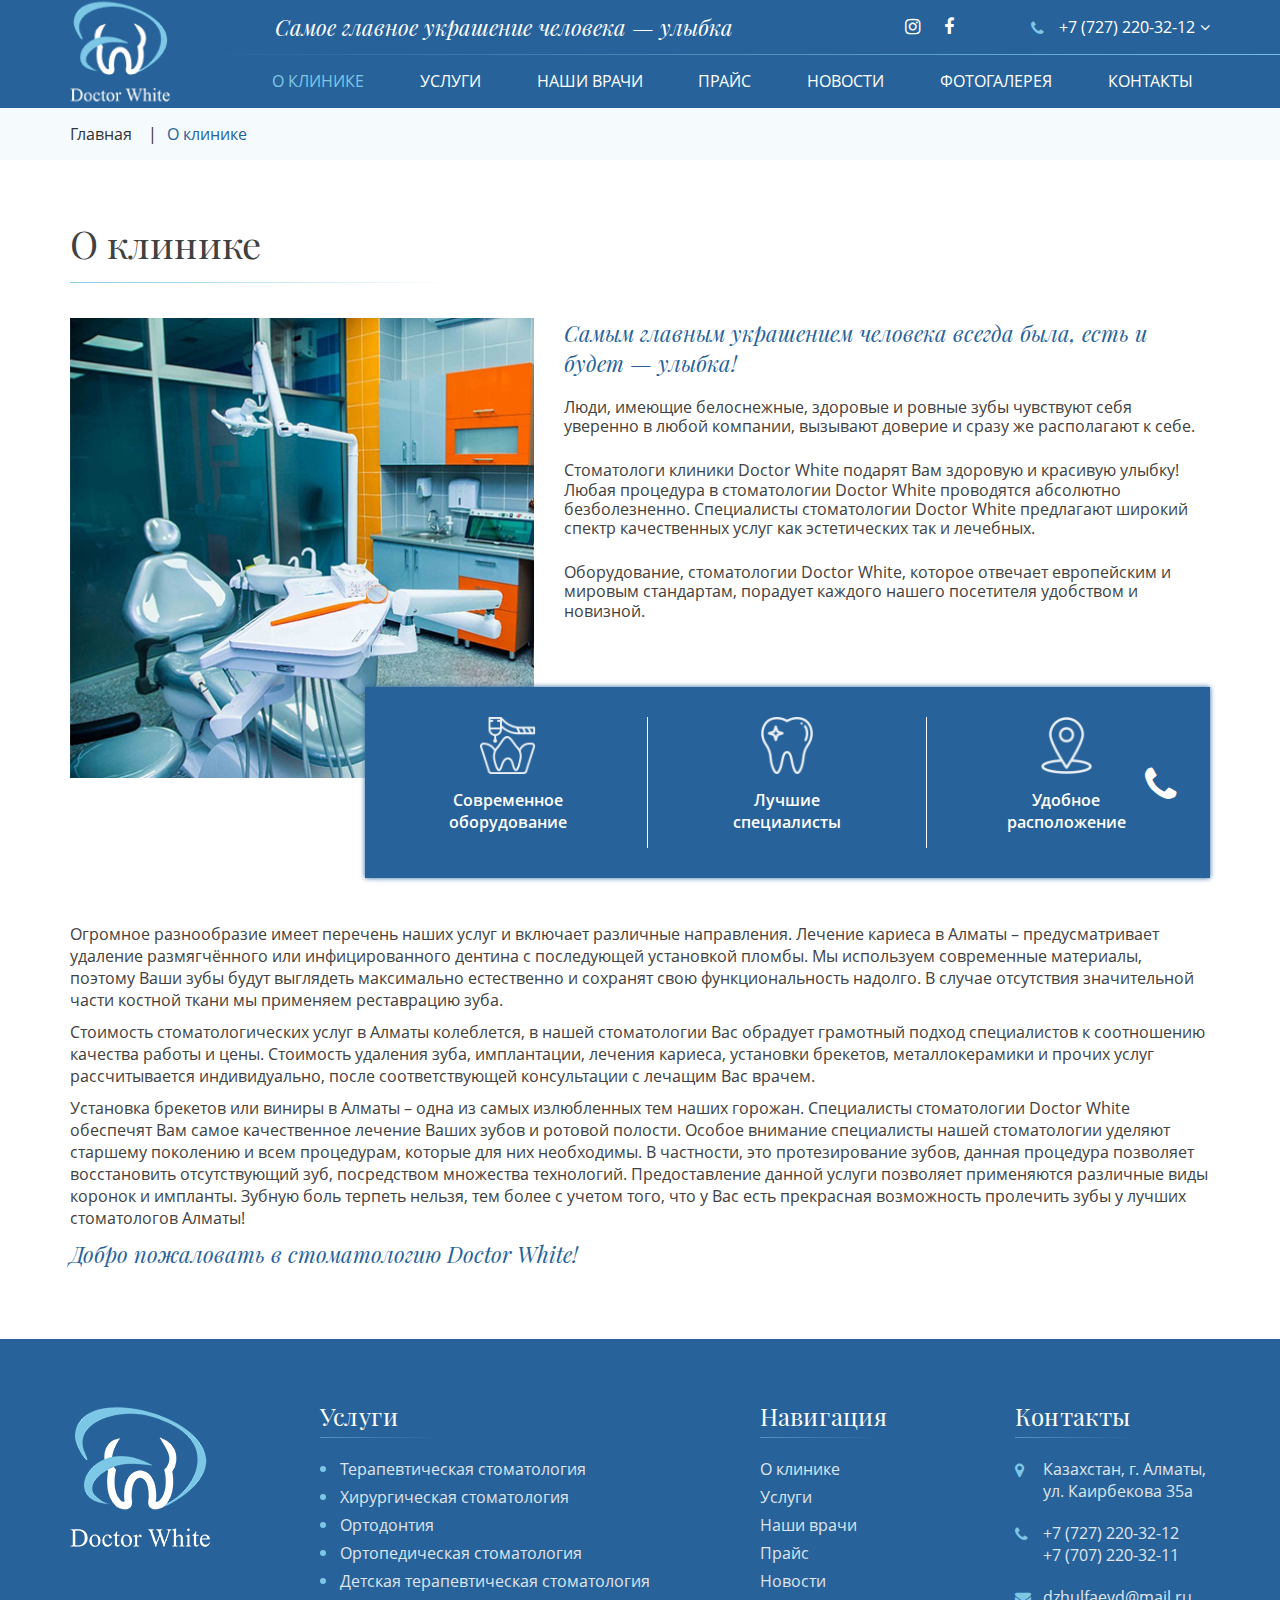
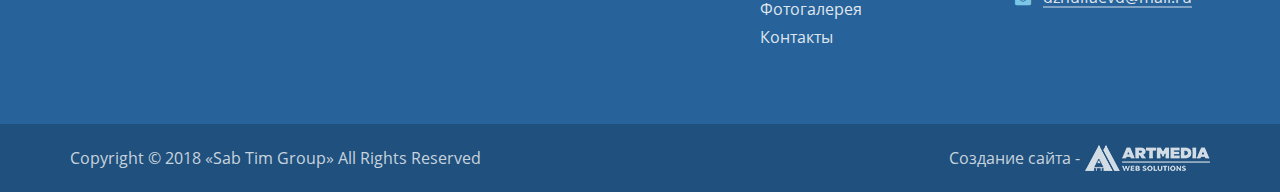
<file: about.html>
<!DOCTYPE html>
<html lang="en">
<head>
    <meta charset="UTF-8">
    <meta name="viewport" content="width=device-width, initial-scale=1.0">
    <meta http-equiv="X-UA-Compatible" content="ie=edge">
    <title>www.dwc.kz</title>
    <link rel="stylesheet" href="css/font-awesome.min.css">
    <link rel="stylesheet" href="css/slick.css">
    <link rel="stylesheet" href="css/slick-theme.css">
    <link rel="stylesheet" href="css/style.css">
</head>
<body>
<!-- header -->
<header>
    <a href="index.html" class="logo">
        <img src="img/logo.png">
    </a>
    <a href="#" class="nav--btn">
        <span></span>
        <span></span>
        <span></span>
    </a>
    <a href="#" class="phone--btn"></a>
    <a href="#" class="social--btn"></a>
    <div class="header-right">
        <div class="top">
            <div class="container">
                <p>Самое главное украшение человека — улыбка</p>
                <ul class="social">
                    <li><a href="#" target="_blank"></a></li>
                    <li><a href="#" target="_blank"></a></li>
                </ul>
                <div class="col--phone phones">
                    <a href="#">+7 (727) 220-32-12</a>
                    <a href="#" class="more--btn"></a>
                    <ul>
                        <li><a href="#">+7 (727) 220-32-12</a></li>
                        <li><a href="#">+7 (727) 220-32-12</a></li>
                        <li><a href="#">+7 (727) 220-32-12</a></li>
                    </ul>
                </div>
            </div>
        </div>
        <div class="nav">
            <div class="container">
                <ul>
                    <li class="active"><a href="about.html">О клинике</a></li>
                    <li><a href="services.html">Услуги</a></li>
                    <li><a href="team.html">Наши врачи</a></li>
                    <li><a href="#">Прайс</a></li>
                    <li><a href="#">Новости</a></li>
                    <li><a href="#">Фотогалерея</a></li>
                    <li><a href="contacts.html">контакты</a></li>
                </ul>
            </div>
        </div>
    </div>
</header> 

<!-- modal -->
<div class="modal" id="modal--call">
        <div class="modal__layer"></div>
            <div class="modal__block">
                <a href="#" class="close"></a>
                <h3 class="mini-title">Заказать звонок</h3>
                <form>
                    <input type="text" placeholder="Имя" required>
                    <input type="text" name="tel" placeholder="+7 (999) 999-99-99">
                    <div class="g-recaptcha"><div style="width: 304px; height: 78px;"><div><iframe src="https://www.google.com/recaptcha/api2/anchor?ar=1&amp;k=6LfhrpEUAAAAAAW9AX7eciJla_-ApJ4e5Ixm4v4Z&amp;co=aHR0cDovL29ydGlzLjl6Lmt6Ojgw&amp;hl=ru&amp;v=v1552285980763&amp;size=normal&amp;cb=smrqx52yh0nx" width="304" height="78" role="presentation" name="a-3rqvuncfodry" frameborder="0" scrolling="no" sandbox="allow-forms allow-popups allow-same-origin allow-scripts allow-top-navigation allow-modals allow-popups-to-escape-sandbox"></iframe></div><textarea id="g-recaptcha-response-1" name="g-recaptcha-response" class="g-recaptcha-response" style="width: 250px; height: 40px; border: 1px solid rgb(193, 193, 193); margin: 10px 25px; padding: 0px; resize: none; display: none;"></textarea></div></div>
                    <input type="submit" value="Отправить" class="btn" data-modal="#modal--finish">
                </form>
            </div>      
      </div>

      <div class="modal" id="modal--finish">
         <div class="modal__layer"></div>
            <div class="modal__block">
                <a href="#" class="close"></a>
                <h4>Ваше письмо успешно отправлено!</h4>
            </div>      
    </div>

    <a href="#" class="open--modal" data-modal="#modal--call">
        <i class="fa fa-phone" aria-hidden="true"></i>
    </a>
    
<!-- section -->

<section>
    <!-- bread -->
    <div class="bread">
            <div class="container">
                <ul>
                    <li><a href="#">Главная</a></li>
                    <li>О клинике</li>
                </ul>
            </div>
        </div>

    <div class="page">
        <!-- about -->
            <div class="about">
                    <div class="container">
                        <h1 class="title-block">О клинике</h1>
                        <div class="about-left">
                            <img src="img/about-2.jpg">
                        </div>
                        <div class="about-right">
                            <h3>Самым главным украшением человека всегда была, есть и будет — улыбка!</h3>
                            <p>Люди, имеющие белоснежные, здоровые и ровные зубы чувствуют себя уверенно в любой компании, вызывают доверие и сразу же располагают к себе. 
                            <p>Стоматологи клиники Doctor White подарят Вам здоровую и красивую улыбку! Любая процедура в стоматологии Doctor White  проводятся абсолютно безболезненно. Специалисты стоматологии Doctor White  предлагают широкий спектр качественных услуг как эстетических так и лечебных.</p>
                            <p>Оборудование, стоматологии Doctor White, которое отвечает европейским и мировым стандартам, порадует каждого нашего посетителя удобством и новизной. </p>
                           <!-- advantages -->
                           <div class="advantages">
                                <div class="adv--block">
                                    <div class="adv-img">
                                        <img src="img/adv-1.png">
                                    </div>
                                    <h6>Cовременное<br>
                                        оборудование</h6>
                                </div>
                                <div class="adv--block">
                                    <div class="adv-img">
                                        <img src="img/adv-2.png">
                                    </div>
                                    <h6>Лучшие<br>
                                        специалисты</h6>
                                </div>
                                <div class="adv--block">
                                    <div class="adv-img">
                                        <img src="img/adv-3.png">
                                    </div>
                                    <h6>Удобное<br>
                                        расположение</h6>
                                </div>
                            </div>
                        </div>

                        <div class="about-bottom">
                            <p>Огромное разнообразие имеет перечень наших услуг и включает различные направления. Лечение кариеса в Алматы – предусматривает удаление размягчённого или инфицированного дентина с последующей установкой пломбы. Мы используем современные материалы, поэтому Ваши зубы будут выглядеть максимально естественно и сохранят свою функциональность надолго. В случае отсутствия значительной части костной ткани мы применяем реставрацию зуба.</p>
                            <p>Стоимость стоматологических услуг в Алматы колеблется, в нашей стоматологии Вас обрадует грамотный подход специалистов к соотношению качества работы и цены. Стоимость удаления зуба, имплантации, лечения кариеса, установки брекетов, металлокерамики и прочих услуг  рассчитывается индивидуально, после соответствующей консультации с лечащим Вас врачем.  </p>                                 
                            <p>Установка брекетов или виниры в Алматы – одна из самых излюбленных тем наших горожан. Специалисты стоматологии Doctor White обеспечят Вам самое качественное лечение Ваших зубов и ротовой полости. Особое внимание специалисты нашей стоматологии уделяют старшему поколению и всем процедурам, которые для них необходимы. В частности, это протезирование зубов, данная процедура позволяет восстановить отсутствующий зуб, посредством множества технологий. Предоставление данной услуги позволяет применяются различные виды коронок и импланты. Зубную боль терпеть нельзя, тем более с учетом того, что у Вас есть прекрасная возможность пролечить зубы у лучших стоматологов Алматы!</p>
                            <span>Добро пожаловать в стоматологию  Doctor White!</span>
                        </div>
                    </div>
                </div>
        </div>
</section>
<!-- footer -->
<footer>
        <div class="footer-top">
            <div class="container">
            <a href="#" class="logo">
                <img src="img/logo-2.png">
            </a>
            <div class="footer-services">
                <h3 class="title-block">Услуги</h3>
                <ul>
                    <li><a href="#">Терапевтическая стоматология </a></li>
                    <li><a href="#">Хирургическая стоматология</a></li>
                    <li><a href="#">Ортодонтия</a></li>
                    <li><a href="#">Ортопедическая стоматология</a></li>
                    <li><a href="#">Детская терапевтическая стоматология</a></li>
                </ul>
            </div>
            <div class="footer-nav">
                <h3 class="title-block">Навигация</h3>
                 <ul>
                    <li><a href="#">О клинике</a></li>
                    <li><a href="#">Услуги</a></li>
                    <li><a href="#">Наши врачи </a></li>
                    <li><a href="#">Прайс</a></li>
                    <li><a href="#">Новости</a></li>
                    <li><a href="#">Фотогалерея</a></li>
                    <li><a href="#">Контакты</a></li>
                </ul>
            </div>
            <div class="footer-hts">
                    <h3 class="title-block">Контакты</h3>
                <div class="col--address">
                    <p>Казахстан, г. Алматы,<br>
                        ул. Каирбекова 35а</p>
                </div>
                <div class="col--phone">
                    <ul>
                        <li><a href="#">+7 (727) 220-32-12</a></li>
                        <li><a href="#">+7 (707) 220-32-11</a></li>
                    </ul>
                </div>
                <a href="#" class="col--email">dzhulfaevd@mail.ru</a>
            </div>
        </div>
        </div>
        <div class="footer-bottom">
                <div class="container">
                     <p>Copyright © 2018  «Sab Tim Group» All Rights Reserved </p>
                     <a href="https://artmedia.kz" target="_blank" class="artmedia">Создание сайта - <img src="img/artmedia_logo_2.png"></a>
                 </div>
         </div>
    </footer>
        <script type="text/javascript" src="js/jquery.js"></script>
        <script type="text/javascript" src="js/slick.js"></script>
        <script type="text/javascript" src="js/slick.min.js"></script>
        <script type="text/javascript" src="js/jquery.inputmask.bundle.js"></script>
        <script type="text/javascript" src="js/main.js"></script>
    </body>
    </html>
</file>
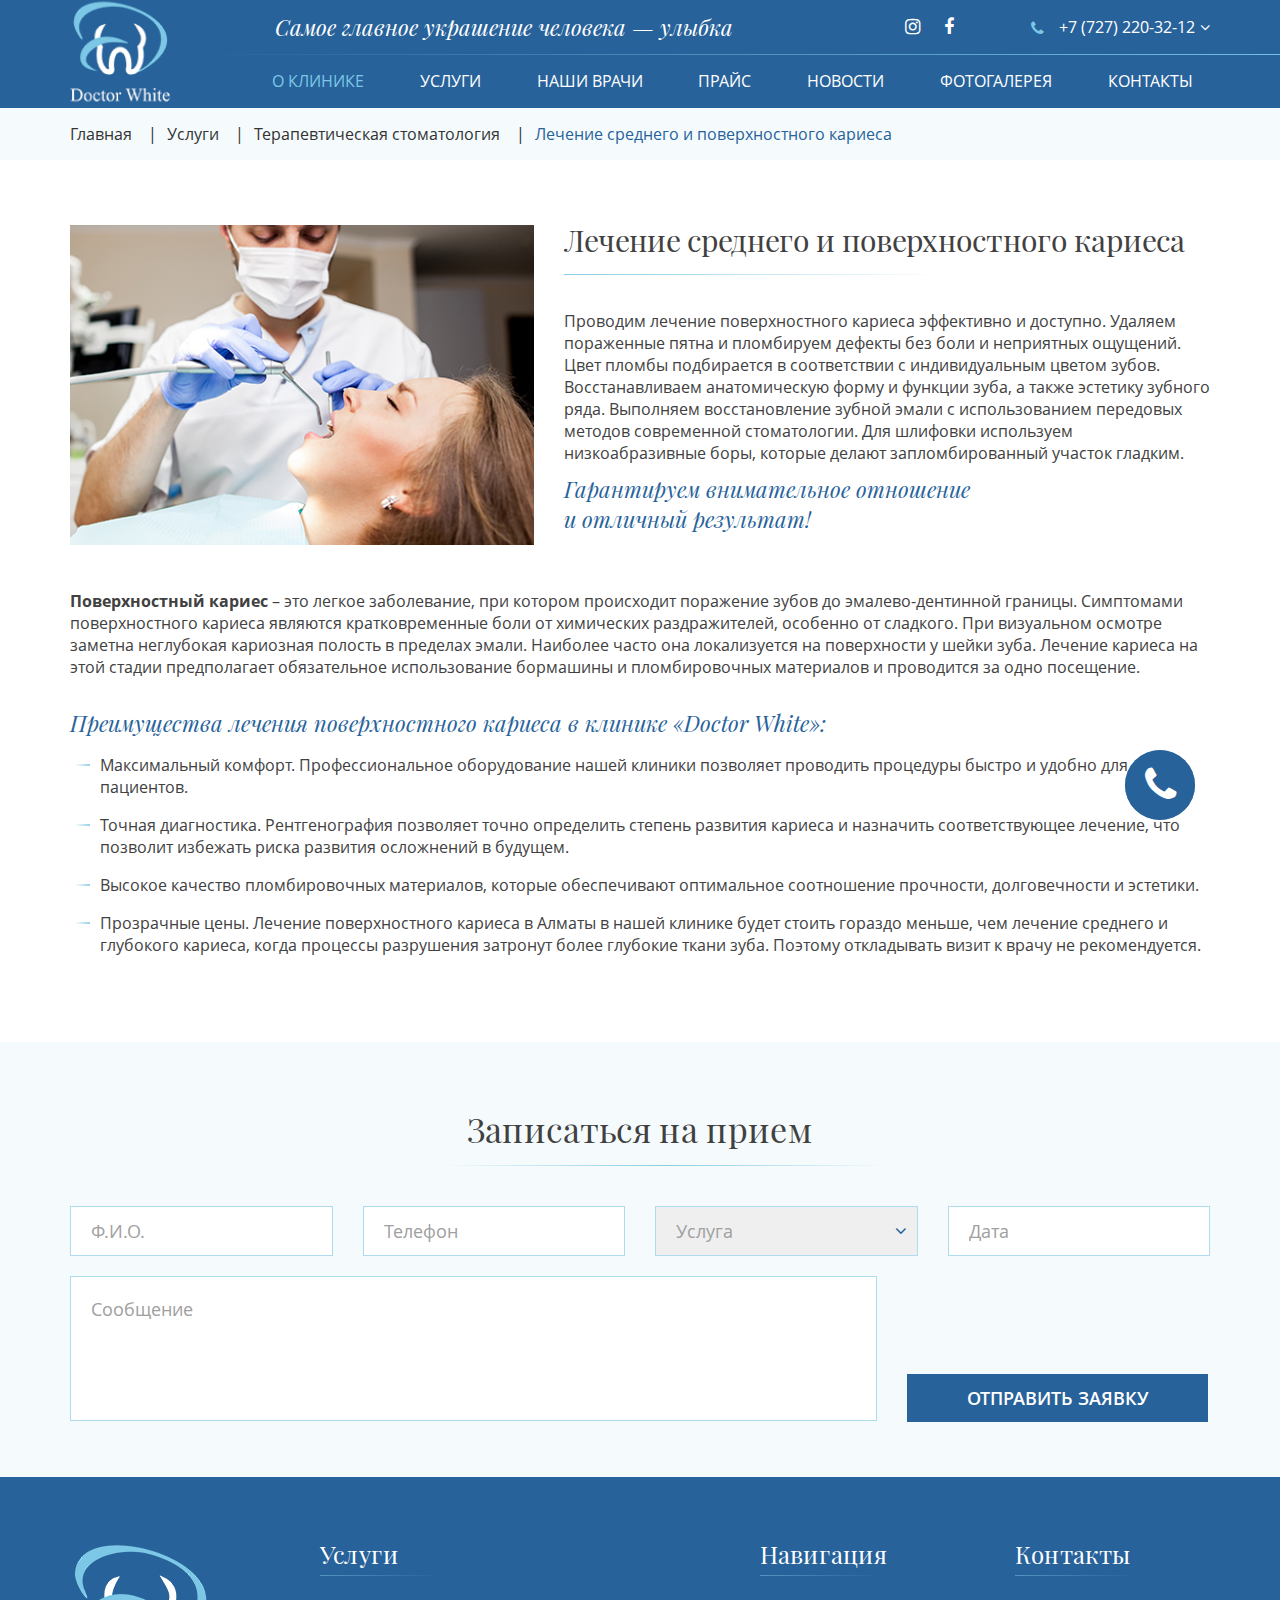
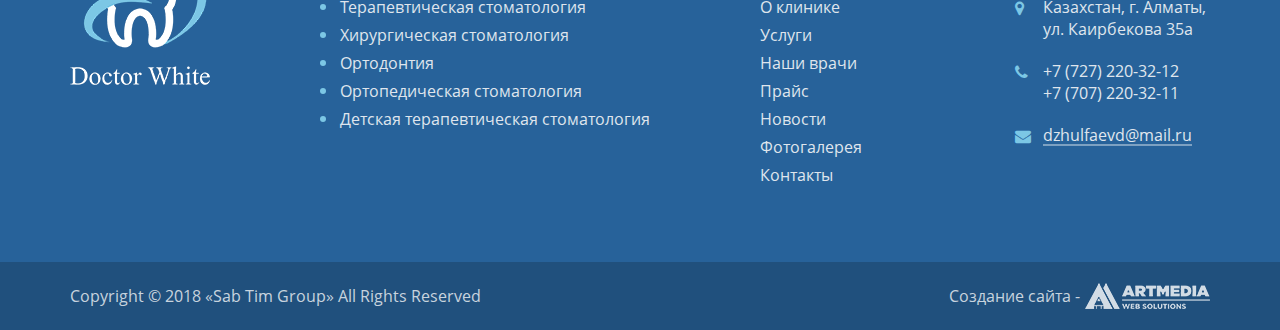
<file: card.html>
<!DOCTYPE html>
<html lang="en">
<head>
    <meta charset="UTF-8">
    <meta name="viewport" content="width=device-width, initial-scale=1.0">
    <meta http-equiv="X-UA-Compatible" content="ie=edge">
    <title>www.dwc.kz</title>
    <link rel="stylesheet" href="css/font-awesome.min.css">
    <link rel="stylesheet" href="css/slick.css">
    <link rel="stylesheet" href="css/slick-theme.css">
    <link rel="stylesheet" href="css/style.css">
</head>
<body>
<!-- header -->
<header>
    <a href="index.html" class="logo">
        <img src="img/logo.png">
    </a>
    <a href="#" class="nav--btn">
        <span></span>
        <span></span>
        <span></span>
    </a>
    <a href="#" class="phone--btn"></a>
    <a href="#" class="social--btn"></a>
    <div class="header-right">
        <div class="top">
            <div class="container">
                <p>Самое главное украшение человека — улыбка</p>
                <ul class="social">
                    <li><a href="#" target="_blank"></a></li>
                    <li><a href="#" target="_blank"></a></li>
                </ul>
                <div class="col--phone phones">
                    <a href="#">+7 (727) 220-32-12</a>
                    <a href="#" class="more--btn"></a>
                    <ul>
                        <li><a href="#">+7 (727) 220-32-12</a></li>
                        <li><a href="#">+7 (727) 220-32-12</a></li>
                        <li><a href="#">+7 (727) 220-32-12</a></li>
                    </ul>
                </div>
            </div>
        </div>
        <div class="nav">
            <div class="container">
                <ul>
                    <li class="active"><a href="about.html">О клинике</a></li>
                    <li><a href="services.html">Услуги</a></li>
                    <li><a href="team.html">Наши врачи</a></li>
                    <li><a href="#">Прайс</a></li>
                    <li><a href="#">Новости</a></li>
                    <li><a href="#">Фотогалерея</a></li>
                    <li><a href="contacts.html">контакты</a></li>
                </ul>
            </div>
        </div>
    </div>
</header> 

<!-- modal -->
<div class="modal" id="modal--call">
        <div class="modal__layer"></div>
            <div class="modal__block">
                <a href="#" class="close"></a>
                <h3 class="mini-title">Заказать звонок</h3>
                <form>
                    <input type="text" placeholder="Имя" required>
                    <input type="text" name="tel" placeholder="+7 (999) 999-99-99">
                    <div class="g-recaptcha"><div style="width: 304px; height: 78px;"><div><iframe src="https://www.google.com/recaptcha/api2/anchor?ar=1&amp;k=6LfhrpEUAAAAAAW9AX7eciJla_-ApJ4e5Ixm4v4Z&amp;co=aHR0cDovL29ydGlzLjl6Lmt6Ojgw&amp;hl=ru&amp;v=v1552285980763&amp;size=normal&amp;cb=smrqx52yh0nx" width="304" height="78" role="presentation" name="a-3rqvuncfodry" frameborder="0" scrolling="no" sandbox="allow-forms allow-popups allow-same-origin allow-scripts allow-top-navigation allow-modals allow-popups-to-escape-sandbox"></iframe></div><textarea id="g-recaptcha-response-1" name="g-recaptcha-response" class="g-recaptcha-response" style="width: 250px; height: 40px; border: 1px solid rgb(193, 193, 193); margin: 10px 25px; padding: 0px; resize: none; display: none;"></textarea></div></div>
                    <input type="submit" value="Отправить" class="btn" data-modal="#modal--finish">
                </form>
            </div>      
      </div>

      <div class="modal" id="modal--finish">
         <div class="modal__layer"></div>
            <div class="modal__block">
                <a href="#" class="close"></a>
                <h4>Ваше письмо успешно отправлено!</h4>
            </div>      
    </div>

    <a href="#" class="open--modal" data-modal="#modal--call">
        <i class="fa fa-phone" aria-hidden="true"></i>
    </a>
    
<!-- section -->

<section>
    <!-- bread -->
    <div class="bread">
            <div class="container">
                <ul>
                    <li><a href="#">Главная</a></li>
                    <li><a href="#">Услуги</a></li>
                    <li><a href="#">Терапевтическая стоматология</a></li>
                    <li>Лечение среднего и поверхностного кариеса </li>
                </ul>
            </div>
        </div>

    <div class="page">
        <!-- services -->
        <div class="card">
                <div class="container">
                    <div class="card-top">
                        <div class="card-left">
                            <img src="img/card.jpg">
                        </div>
                        <div class="card-right">
                            <h1 class="title-block">Лечение среднего и поверхностного кариеса</h1>
                            <p>Проводим лечение поверхностного кариеса эффективно и доступно. Удаляем пораженные пятна и пломбируем дефекты без боли и неприятных ощущений. Цвет пломбы подбирается в соответствии с индивидуальным цветом зубов. Восстанавливаем анатомическую форму и функции зуба, а также эстетику зубного ряда. Выполняем восстановление зубной эмали с использованием передовых методов современной стоматологии. Для шлифовки используем низкоабразивные боры, которые делают запломбированный участок гладким. </p>
                            <span>Гарантируем внимательное отношение<br>
                                    и отличный результат!</span>
                        </div>
                     </div>
                    <div class="card-bottom">
                        <p><strong>Поверхностный кариес</strong> – это легкое заболевание, при котором происходит поражение зубов до эмалево-дентинной границы. Симптомами поверхностного кариеса являются кратковременные боли от химических раздражителей, особенно от сладкого. При визуальном осмотре заметна неглубокая кариозная полость в пределах эмали. Наиболее часто она локализуется на поверхности у шейки зуба. Лечение кариеса на этой стадии предполагает обязательное использование бормашины и пломбировочных материалов и проводится за одно посещение.</p>
                        <span>Преимущества лечения поверхностного кариеса в клинике «Doctor White»:</span>
                        <ul class="check-list">
                            <li>Максимальный комфорт. Профессиональное оборудование нашей клиники позволяет проводить процедуры быстро и удобно для
                                    пациентов.</li>
                            <li>Точная диагностика. Рентгенография позволяет точно определить степень развития кариеса и назначить соответствующее лечение,
                                    что позволит избежать риска развития осложнений в будущем.</li>
                            <li>Высокое качество пломбировочных материалов, которые обеспечивают оптимальное соотношение прочности, долговечности и эстетики.</li>
                            <li>Прозрачные цены. Лечение поверхностного кариеса в Алматы в нашей клинике будет стоить гораздо меньше, чем лечение среднего
                                    и глубокого кариеса, когда процессы разрушения затронут более глубокие ткани зуба. Поэтому откладывать визит к врачу не
                                    рекомендуется.</li>
                        </ul>
                        <!-- поставить класс check-list где надо-->
                    </div>
                </div>
                   <!--sign-up  -->
            <div class="sign-up">
                <div class="container">
                    <h2 class="title-block-2">Записаться на прием</h2>
                    <form>
                        <div class="request">
                            <input type="text" placeholder="Ф.И.О." required>
                            <input type="text" placeholder="Телефон" name="tel" required>
                            <div class="select">
                                <select>
                                    <option>Услуга</option>
                                    <option>Услуга</option>
                                    <option>Услуга</option>
                                </select>
                            </div>
                            <input type="text" placeholder="Дата" required>
                            <textarea placeholder="Сообщение"></textarea>
                            <div class="submition">
                                <div class="g-recaptcha"><div style="width: 304px; height: 78px;"><div><iframe src="https://www.google.com/recaptcha/api2/anchor?ar=1&amp;k=6LfhrpEUAAAAAAW9AX7eciJla_-ApJ4e5Ixm4v4Z&amp;co=aHR0cDovL29ydGlzLjl6Lmt6Ojgw&amp;hl=ru&amp;v=v1552285980763&amp;size=normal&amp;cb=smrqx52yh0nx" width="304" height="78" role="presentation" name="a-3rqvuncfodry" frameborder="0" scrolling="no" sandbox="allow-forms allow-popups allow-same-origin allow-scripts allow-top-navigation allow-modals allow-popups-to-escape-sandbox"></iframe></div><textarea id="g-recaptcha-response-1" name="g-recaptcha-response" class="g-recaptcha-response" style="width: 250px; height: 40px; border: 1px solid rgb(193, 193, 193); margin: 10px 25px; padding: 0px; resize: none; display: none;"></textarea></div></div>
                                <input type="submit" class="btn" value="Отправить заявку" data-modal="#modal--finish">
                            </div>
                    </div>
                    </form>
                </div>
            </div>
            </div>
        </div>
</section>
<!-- footer -->
<footer>
        <div class="footer-top">
            <div class="container">
            <a href="#" class="logo">
                <img src="img/logo-2.png">
            </a>
            <div class="footer-services">
                <h3 class="title-block">Услуги</h3>
                <ul>
                    <li><a href="#">Терапевтическая стоматология </a></li>
                    <li><a href="#">Хирургическая стоматология</a></li>
                    <li><a href="#">Ортодонтия</a></li>
                    <li><a href="#">Ортопедическая стоматология</a></li>
                    <li><a href="#">Детская терапевтическая стоматология</a></li>
                </ul>
            </div>
            <div class="footer-nav">
                <h3 class="title-block">Навигация</h3>
                 <ul>
                    <li><a href="#">О клинике</a></li>
                    <li><a href="#">Услуги</a></li>
                    <li><a href="#">Наши врачи </a></li>
                    <li><a href="#">Прайс</a></li>
                    <li><a href="#">Новости</a></li>
                    <li><a href="#">Фотогалерея</a></li>
                    <li><a href="#">Контакты</a></li>
                </ul>
            </div>
            <div class="footer-hts">
                    <h3 class="title-block">Контакты</h3>
                <div class="col--address">
                    <p>Казахстан, г. Алматы,<br>
                        ул. Каирбекова 35а</p>
                </div>
                <div class="col--phone">
                    <ul>
                        <li><a href="#">+7 (727) 220-32-12</a></li>
                        <li><a href="#">+7 (707) 220-32-11</a></li>
                    </ul>
                </div>
                <a href="#" class="col--email">dzhulfaevd@mail.ru</a>
            </div>
        </div>
        </div>
        <div class="footer-bottom">
                <div class="container">
                     <p>Copyright © 2018  «Sab Tim Group» All Rights Reserved </p>
                     <a href="https://artmedia.kz" target="_blank" class="artmedia">Создание сайта - <img src="img/artmedia_logo_2.png"></a>
                 </div>
         </div>
    </footer>
        <script type="text/javascript" src="js/jquery.js"></script>
        <script type="text/javascript" src="js/slick.js"></script>
        <script type="text/javascript" src="js/slick.min.js"></script>
        <script type="text/javascript" src="js/jquery.inputmask.bundle.js"></script>
        <script type="text/javascript" src="js/main.js"></script>
    </body>
    </html>
</file>
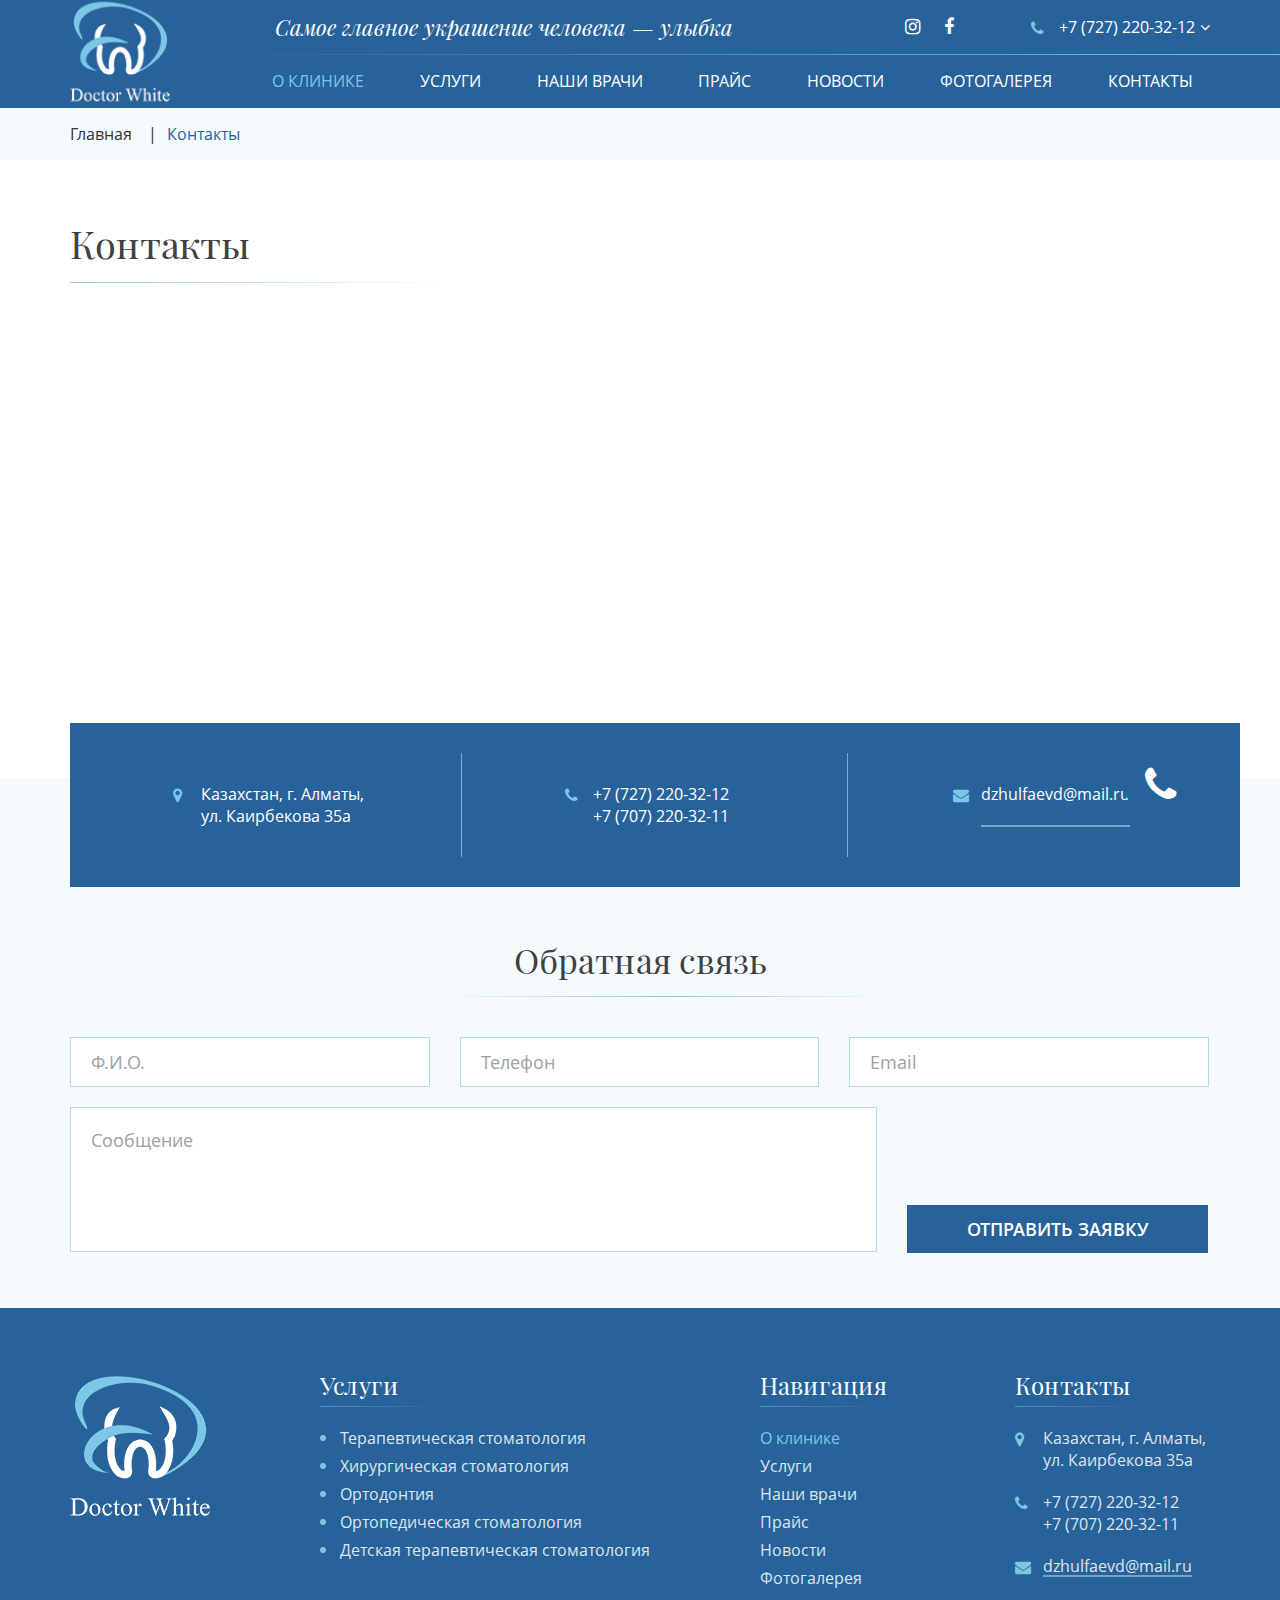
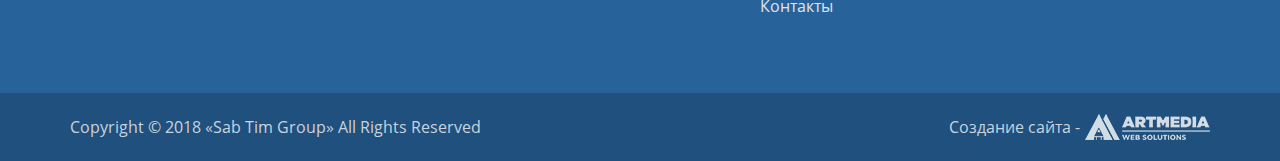
<file: contacts.html>
<!DOCTYPE html>
<html lang="en">
<head>
    <meta charset="UTF-8">
    <meta name="viewport" content="width=device-width, initial-scale=1.0">
    <meta http-equiv="X-UA-Compatible" content="ie=edge">
    <title>www.dwc.kz</title>
    <link rel="stylesheet" href="css/font-awesome.min.css">
    <link rel="stylesheet" href="css/slick.css">
    <link rel="stylesheet" href="css/slick-theme.css">
    <link rel="stylesheet" href="css/style.css">
</head>
<body>
<!-- header -->
<header>
    <a href="index.html" class="logo">
        <img src="img/logo.png">
    </a>
    <a href="#" class="nav--btn">
        <span></span>
        <span></span>
        <span></span>
    </a>
    <a href="#" class="phone--btn"></a>
    <a href="#" class="social--btn"></a>
    <div class="header-right">
        <div class="top">
            <div class="container">
                <p>Самое главное украшение человека — улыбка</p>
                <ul class="social">
                    <li><a href="#" target="_blank"></a></li>
                    <li><a href="#" target="_blank"></a></li>
                </ul>
                <div class="col--phone phones">
                    <a href="#">+7 (727) 220-32-12</a>
                    <a href="#" class="more--btn"></a>
                    <ul>
                        <li><a href="#">+7 (727) 220-32-12</a></li>
                        <li><a href="#">+7 (727) 220-32-12</a></li>
                        <li><a href="#">+7 (727) 220-32-12</a></li>
                    </ul>
                </div>
            </div>
        </div>
        <div class="nav">
            <div class="container">
                <ul>
                    <li class="active"><a href="about.html">О клинике</a></li>
                    <li><a href="services.html">Услуги</a></li>
                    <li><a href="team.html">Наши врачи</a></li>
                    <li><a href="#">Прайс</a></li>
                    <li><a href="#">Новости</a></li>
                    <li><a href="#">Фотогалерея</a></li>
                    <li><a href="contacts.html">контакты</a></li>
                </ul>
            </div>
        </div>
    </div>
</header>  

<!-- modal -->
    <div class="modal" id="modal--call">
        <div class="modal__layer"></div>
        <div class="modal__block">
            <a href="#" class="close"></a>
            <h3 class="mini-title">Заказать звонок</h3>
            <form>
                <input type="text" placeholder="Имя" required>
                <input type="text" name="tel" placeholder="+7 (999) 999-99-99">
                <div class="g-recaptcha"><div style="width: 304px; height: 78px;"><div><iframe src="https://www.google.com/recaptcha/api2/anchor?ar=1&amp;k=6LfhrpEUAAAAAAW9AX7eciJla_-ApJ4e5Ixm4v4Z&amp;co=aHR0cDovL29ydGlzLjl6Lmt6Ojgw&amp;hl=ru&amp;v=v1552285980763&amp;size=normal&amp;cb=smrqx52yh0nx" width="304" height="78" role="presentation" name="a-3rqvuncfodry" frameborder="0" scrolling="no" sandbox="allow-forms allow-popups allow-same-origin allow-scripts allow-top-navigation allow-modals allow-popups-to-escape-sandbox"></iframe></div><textarea id="g-recaptcha-response-1" name="g-recaptcha-response" class="g-recaptcha-response" style="width: 250px; height: 40px; border: 1px solid rgb(193, 193, 193); margin: 10px 25px; padding: 0px; resize: none; display: none;"></textarea></div></div>
                <input type="submit" value="Отправить" class="btn" data-modal="#modal--finish">
            </form>
        </div>      
    </div>

    <div class="modal" id="modal--finish">
        <div class="modal__layer"></div>
        <div class="modal__block">
            <a href="#" class="close"></a>
            <h4>Ваше письмо успешно отправлено!</h4>
        </div>      
    </div>

    <a href="#" class="open--modal" data-modal="#modal--call">
        <i class="fa fa-phone" aria-hidden="true"></i>
    </a>

<!-- section -->

<section>
    <!-- bread -->
    <div class="bread">
            <div class="container">
                <ul>
                    <li><a href="#">Главная</a></li>
                    <li>Контакты</li>
                </ul>
            </div>
        </div>

    <div class="page">
        <!-- services -->
        <div class="contacts">
                <div class="container">
                    <h1 class="title-block">Контакты</h1>
                </div>
                <div id="map">
                    <script type="text/javascript" charset="utf-8" async src="https://api-maps.yandex.ru/services/constructor/1.0/js/?um=constructor%3A83474395ac41d3fd4f32a5c7c969f2b02fb538b83f4a01dc4bce390d2f036efc&amp;width=500&amp;height=400&amp;lang=ru_UA&amp;scroll=true"></script>
                </div>
                <!--sign-up  -->
                <div class="sign-up">
                    <div class="container">
                        <div class="hts-list">
                            <div class="contacts-col">
                                <div class="col--address">
                                    <p>Казахстан, г. Алматы,<br>
                                        ул. Каирбекова 35а</p>
                                </div>
                            </div>
                            <div class="contacts-col">
                                <div class="col--phone">
                                    <ul>
                                        <li><a href="#">+7 (727) 220-32-12</a></li>
                                        <li><a href="#">+7 (707) 220-32-11</a></li>
                                    </ul>
                                </div>
                            </div>
                            <div class="contacts-col">
                                <a href="#" class="col--email">dzhulfaevd@mail.ru</a>
                            </div> 
                        </div>
                        <h2 class="title-block-2">Обратная связь</h2>
                        <form>
                            <div class="request">
                                <input type="text" placeholder="Ф.И.О." required>
                                <input type="text" placeholder="Телефон" name="tel" required>
                                <input type="text" placeholder="Email" required>
                                <textarea placeholder="Сообщение"></textarea>
                                <div class="submition">
                                    <div class="g-recaptcha"><div style="width: 304px; height: 78px;"><div><iframe src="https://www.google.com/recaptcha/api2/anchor?ar=1&amp;k=6LfhrpEUAAAAAAW9AX7eciJla_-ApJ4e5Ixm4v4Z&amp;co=aHR0cDovL29ydGlzLjl6Lmt6Ojgw&amp;hl=ru&amp;v=v1552285980763&amp;size=normal&amp;cb=smrqx52yh0nx" width="304" height="78" role="presentation" name="a-3rqvuncfodry" frameborder="0" scrolling="no" sandbox="allow-forms allow-popups allow-same-origin allow-scripts allow-top-navigation allow-modals allow-popups-to-escape-sandbox"></iframe></div><textarea id="g-recaptcha-response-1" name="g-recaptcha-response" class="g-recaptcha-response" style="width: 250px; height: 40px; border: 1px solid rgb(193, 193, 193); margin: 10px 25px; padding: 0px; resize: none; display: none;"></textarea></div></div>
                                    <input type="submit" class="btn" value="Отправить заявку" data-modal="#modal--finish">
                                </div>
                           </div>
                        </form>
                    </div>
                </div>
        </div>
    </div>
</section>
<!-- footer -->
<footer>
        <div class="footer-top">
            <div class="container">
            <a href="#" class="logo">
                <img src="img/logo-2.png">
            </a>
            <div class="footer-services">
                <h3 class="title-block">Услуги</h3>
                <ul>
                    <li><a href="#">Терапевтическая стоматология </a></li>
                    <li><a href="#">Хирургическая стоматология</a></li>
                    <li><a href="#">Ортодонтия</a></li>
                    <li><a href="#">Ортопедическая стоматология</a></li>
                    <li><a href="#">Детская терапевтическая стоматология</a></li>
                </ul>
            </div>
            <div class="footer-nav">
                <h3 class="title-block">Навигация</h3>
                 <ul>
                    <li class="active"><a href="#">О клинике</a></li>
                    <li><a href="#">Услуги</a></li>
                    <li><a href="#">Наши врачи </a></li>
                    <li><a href="#">Прайс</a></li>
                    <li><a href="#">Новости</a></li>
                    <li><a href="#">Фотогалерея</a></li>
                    <li><a href="#">Контакты</a></li>
                </ul>
            </div>
            <div class="footer-hts">
                    <h3 class="title-block">Контакты</h3>
                <div class="col--address">
                    <p>Казахстан, г. Алматы,<br>
                        ул. Каирбекова 35а</p>
                </div>
                <div class="col--phone">
                    <ul>
                        <li><a href="#">+7 (727) 220-32-12</a></li>
                        <li><a href="#">+7 (707) 220-32-11</a></li>
                    </ul>
                </div>
                <a href="#" class="col--email">dzhulfaevd@mail.ru</a>
            </div>
        </div>
        </div>
        <div class="footer-bottom">
                <div class="container">
                     <p>Copyright © 2018  «Sab Tim Group» All Rights Reserved </p>
                     <a href="https://artmedia.kz" target="_blank" class="artmedia">Создание сайта - <img src="img/artmedia_logo_2.png"></a>
                 </div>
         </div>
    </footer>
        <script type="text/javascript" src="js/jquery.js"></script>
        <script type="text/javascript" src="js/slick.js"></script>
        <script type="text/javascript" src="js/slick.min.js"></script>
        <script type="text/javascript" src="js/jquery.inputmask.bundle.js"></script>
        <script type="text/javascript" src="js/main.js"></script>
    </body>
    </html>
</file>
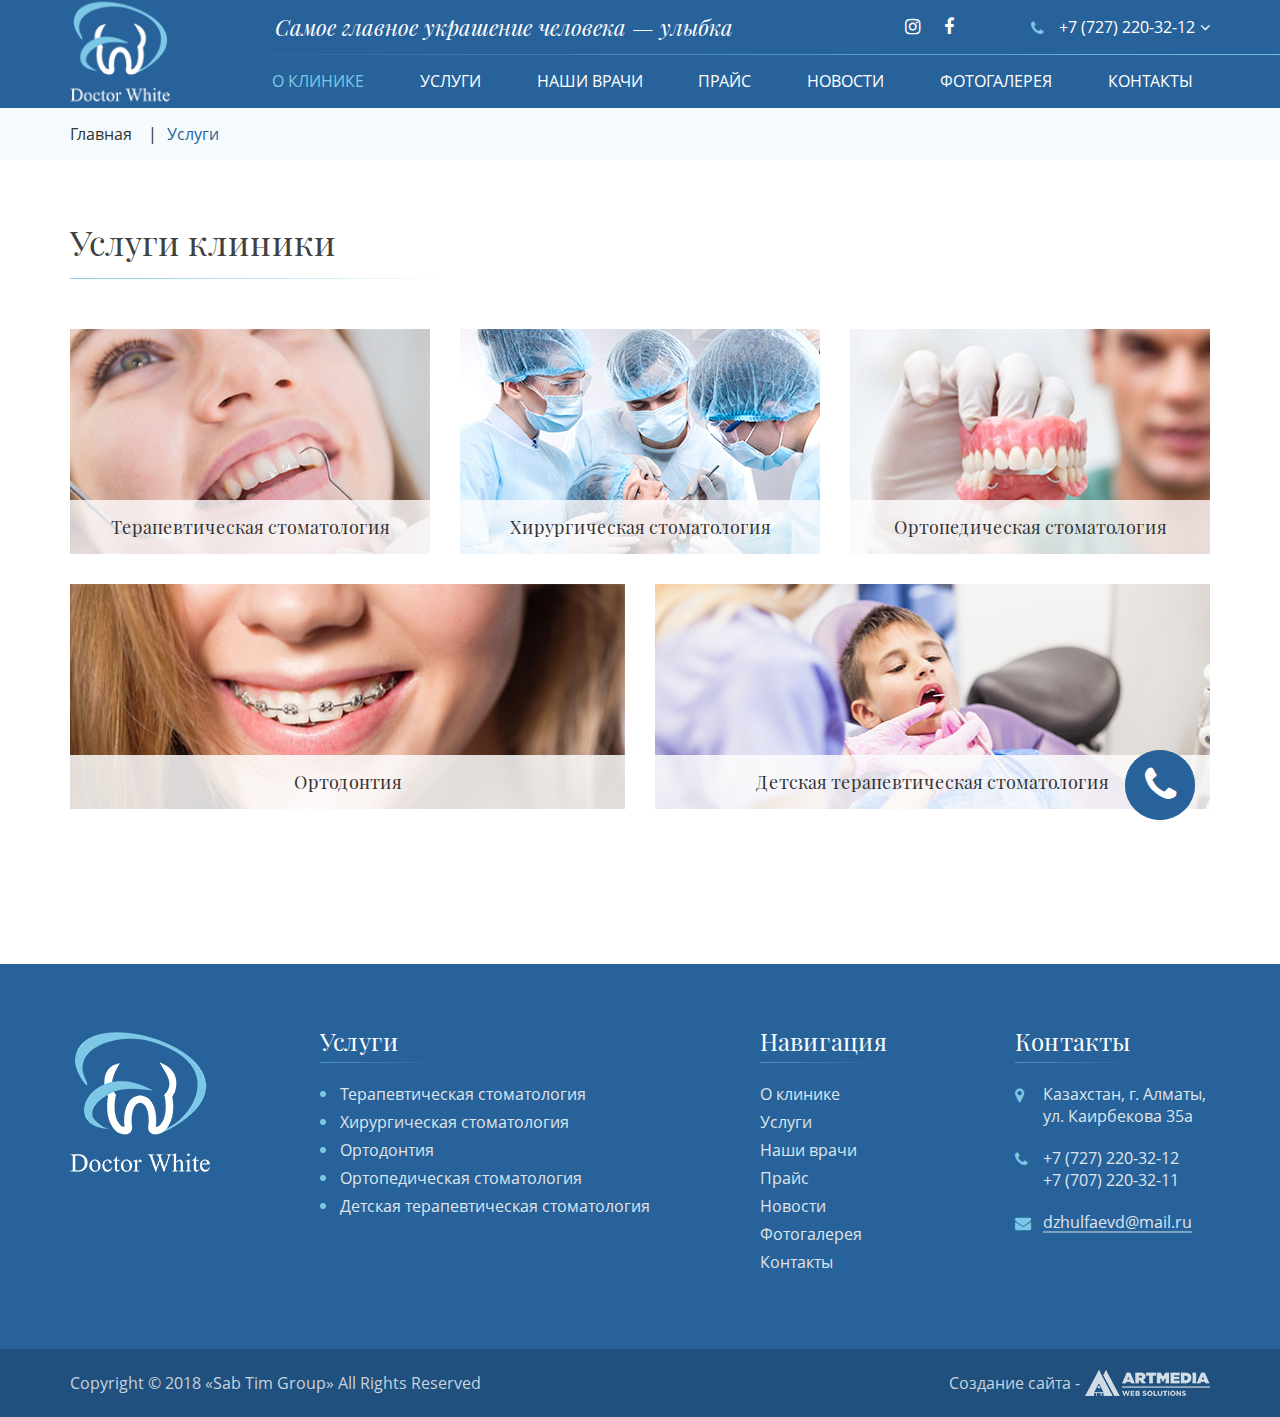
<file: services.html>
<!DOCTYPE html>
<html lang="en">
<head>
    <meta charset="UTF-8">
    <meta name="viewport" content="width=device-width, initial-scale=1.0">
    <meta http-equiv="X-UA-Compatible" content="ie=edge">
    <title>www.dwc.kz</title>
    <link rel="stylesheet" href="css/font-awesome.min.css">
    <link rel="stylesheet" href="css/slick.css">
    <link rel="stylesheet" href="css/slick-theme.css">
    <link rel="stylesheet" href="css/style.css">
</head>
<body>
<!-- header -->
<header>
    <a href="index.html" class="logo">
        <img src="img/logo.png">
    </a>
    <a href="#" class="nav--btn">
        <span></span>
        <span></span>
        <span></span>
    </a>
    <a href="#" class="phone--btn"></a>
    <a href="#" class="social--btn"></a>
    <div class="header-right">
        <div class="top">
            <div class="container">
                <p>Самое главное украшение человека — улыбка</p>
                <ul class="social">
                    <li><a href="#" target="_blank"></a></li>
                    <li><a href="#" target="_blank"></a></li>
                </ul>
                <div class="col--phone phones">
                    <a href="#">+7 (727) 220-32-12</a>
                    <a href="#" class="more--btn"></a>
                    <ul>
                        <li><a href="#">+7 (727) 220-32-12</a></li>
                        <li><a href="#">+7 (727) 220-32-12</a></li>
                        <li><a href="#">+7 (727) 220-32-12</a></li>
                    </ul>
                </div>
            </div>
        </div>
        <div class="nav">
            <div class="container">
                <ul>
                    <li class="active"><a href="about.html">О клинике</a></li>
                    <li><a href="services.html">Услуги</a></li>
                    <li><a href="team.html">Наши врачи</a></li>
                    <li><a href="#">Прайс</a></li>
                    <li><a href="#">Новости</a></li>
                    <li><a href="#">Фотогалерея</a></li>
                    <li><a href="contacts.html">контакты</a></li>
                </ul>
            </div>
        </div>
    </div>
</header> 

<!-- modal -->
<div class="modal" id="modal--call">
        <div class="modal__layer"></div>
            <div class="modal__block">
                <a href="#" class="close"></a>
                <h3 class="mini-title">Заказать звонок</h3>
                <form>
                    <input type="text" placeholder="Имя" required>
                    <input type="text" name="tel" placeholder="+7 (999) 999-99-99">
                    <div class="g-recaptcha"><div style="width: 304px; height: 78px;"><div><iframe src="https://www.google.com/recaptcha/api2/anchor?ar=1&amp;k=6LfhrpEUAAAAAAW9AX7eciJla_-ApJ4e5Ixm4v4Z&amp;co=aHR0cDovL29ydGlzLjl6Lmt6Ojgw&amp;hl=ru&amp;v=v1552285980763&amp;size=normal&amp;cb=smrqx52yh0nx" width="304" height="78" role="presentation" name="a-3rqvuncfodry" frameborder="0" scrolling="no" sandbox="allow-forms allow-popups allow-same-origin allow-scripts allow-top-navigation allow-modals allow-popups-to-escape-sandbox"></iframe></div><textarea id="g-recaptcha-response-1" name="g-recaptcha-response" class="g-recaptcha-response" style="width: 250px; height: 40px; border: 1px solid rgb(193, 193, 193); margin: 10px 25px; padding: 0px; resize: none; display: none;"></textarea></div></div>
                    <input type="submit" value="Отправить" class="btn" data-modal="#modal--finish">
                </form>
            </div>      
      </div>

      <div class="modal" id="modal--finish">
         <div class="modal__layer"></div>
            <div class="modal__block">
                <a href="#" class="close"></a>
                <h4>Ваше письмо успешно отправлено!</h4>
            </div>      
    </div>

    <a href="#" class="open--modal" data-modal="#modal--call">
        <i class="fa fa-phone" aria-hidden="true"></i>
    </a>
    
<!-- section -->

<section>
    <!-- bread -->
    <div class="bread">
            <div class="container">
                <ul>
                    <li><a href="#">Главная</a></li>
                    <li>Услуги</li>
                </ul>
            </div>
        </div>

    <div class="page">
        <!-- services -->
        <div class="services">
                <div class="container">
                    <h2 class="title-block">Услуги клиники</h2>
                    <div class="services-row-1">
                        <a href="card.html" class="services_block">
                            <img src="img/services-1.jpg">
                            <div class="services--text">
                                <h3>Терапевтическая стоматология</h3>
                            </div>
                        </a>
                        <a href="#" class="services_block">
                            <img src="img/services-2.jpg">
                            <div class="services--text">
                                <h3>Хирургическая стоматология</h3>
                            </div>
                        </a>
                        <a href="#" class="services_block">
                            <img src="img/services-3.jpg">
                            <div class="services--text">
                                <h3>Ортопедическая стоматология</h3>
                            </div>
                        </a>
                    </div>
                    <div class="services-row-2">
                          <a href="#" class="services_block">
                            <img src="img/services-4.jpg">
                            <div class="services--text">
                                <h3>Ортодонтия</h3>
                            </div>
                        </a>
                        <a href="#" class="services_block">
                            <img src="img/services-5.jpg">
                            <div class="services--text">
                                <h3>Детская терапевтическая стоматология</h3>
                            </div>
                        </a>
                    </div>
                </div>
            </div>
        </div>
</section>
<!-- footer -->
<footer>
        <div class="footer-top">
            <div class="container">
            <a href="#" class="logo">
                <img src="img/logo-2.png">
            </a>
            <div class="footer-services">
                <h3 class="title-block">Услуги</h3>
                <ul>
                    <li><a href="#">Терапевтическая стоматология </a></li>
                    <li><a href="#">Хирургическая стоматология</a></li>
                    <li><a href="#">Ортодонтия</a></li>
                    <li><a href="#">Ортопедическая стоматология</a></li>
                    <li><a href="#">Детская терапевтическая стоматология</a></li>
                </ul>
            </div>
            <div class="footer-nav">
                <h3 class="title-block">Навигация</h3>
                 <ul>
                    <li><a href="#">О клинике</a></li>
                    <li><a href="#">Услуги</a></li>
                    <li><a href="#">Наши врачи </a></li>
                    <li><a href="#">Прайс</a></li>
                    <li><a href="#">Новости</a></li>
                    <li><a href="#">Фотогалерея</a></li>
                    <li><a href="#">Контакты</a></li>
                </ul>
            </div>
            <div class="footer-hts">
                    <h3 class="title-block">Контакты</h3>
                <div class="col--address">
                    <p>Казахстан, г. Алматы,<br>
                        ул. Каирбекова 35а</p>
                </div>
                <div class="col--phone">
                    <ul>
                        <li><a href="#">+7 (727) 220-32-12</a></li>
                        <li><a href="#">+7 (707) 220-32-11</a></li>
                    </ul>
                </div>
                <a href="#" class="col--email">dzhulfaevd@mail.ru</a>
            </div>
        </div>
        </div>
        <div class="footer-bottom">
                <div class="container">
                     <p>Copyright © 2018  «Sab Tim Group» All Rights Reserved </p>
                     <a href="https://artmedia.kz" target="_blank" class="artmedia">Создание сайта - <img src="img/artmedia_logo_2.png"></a>
                 </div>
         </div>
    </footer>
        <script type="text/javascript" src="js/jquery.js"></script>
        <script type="text/javascript" src="js/slick.js"></script>
        <script type="text/javascript" src="js/slick.min.js"></script>
        <script type="text/javascript" src="js/jquery.inputmask.bundle.js"></script>
        <script type="text/javascript" src="js/main.js"></script>
    </body>
    </html>
</file>
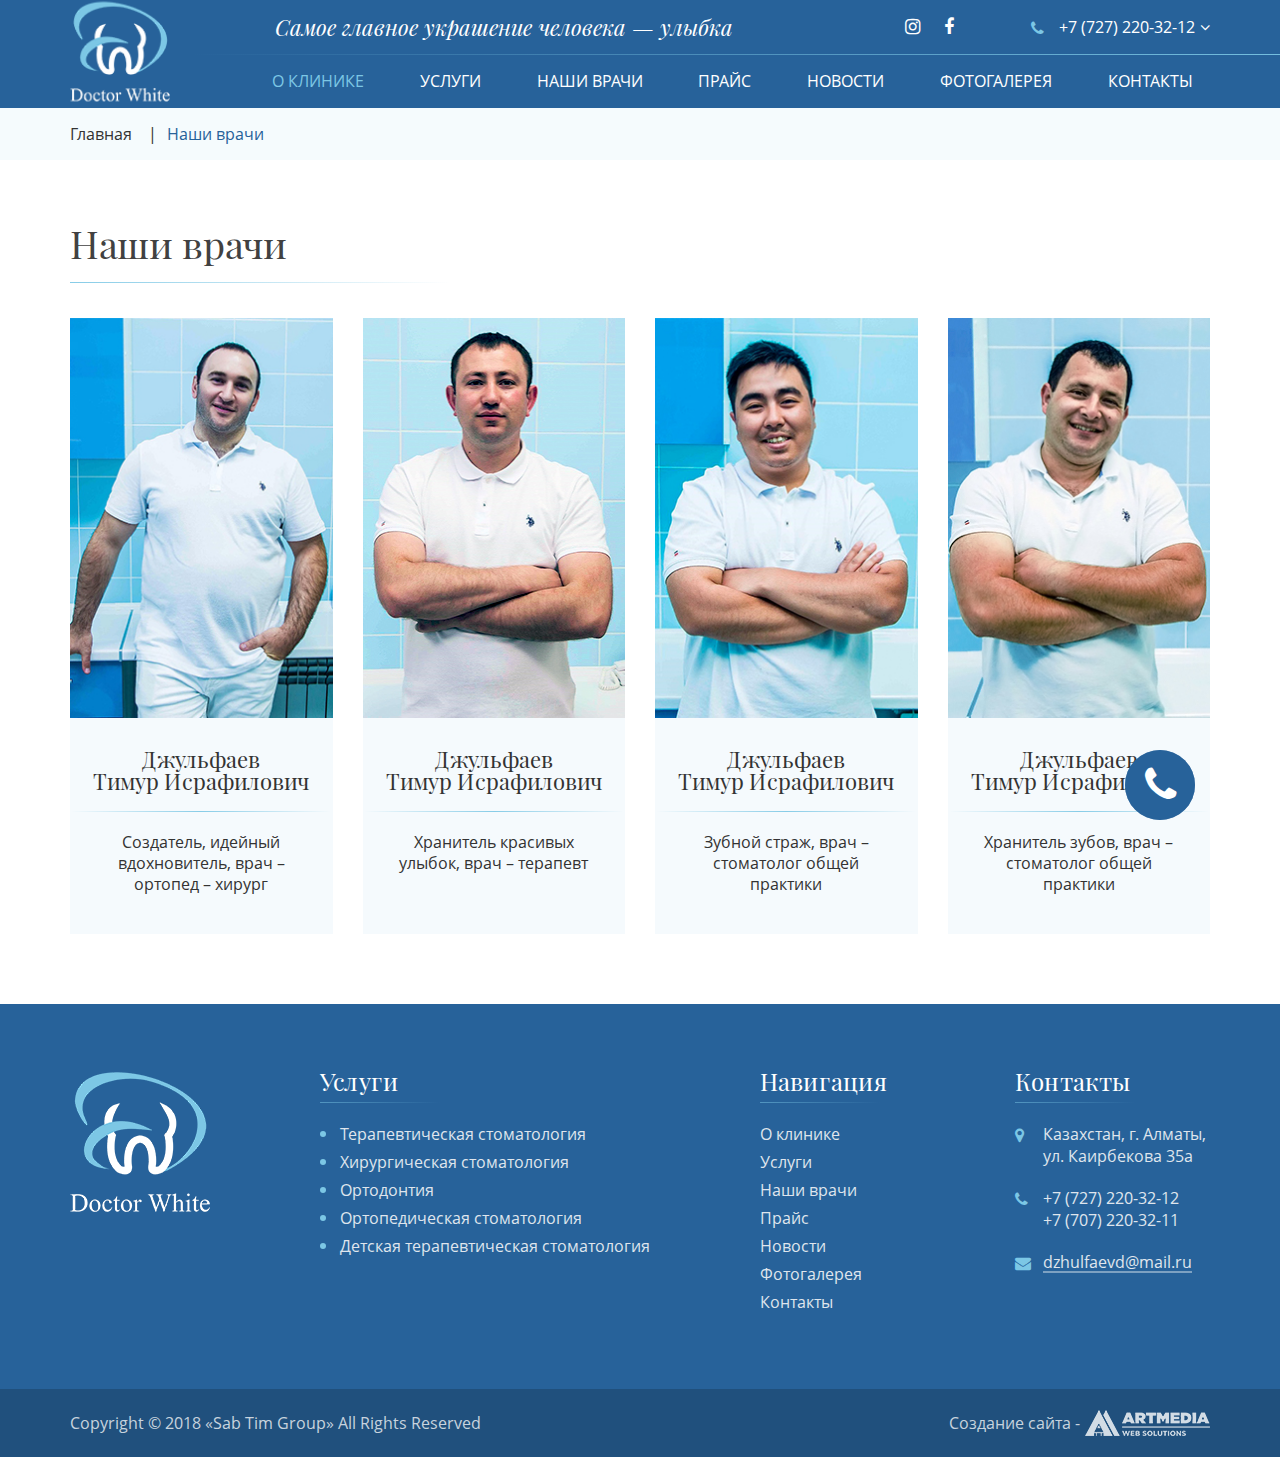
<file: team.html>
<!DOCTYPE html>
<html lang="en">
<head>
    <meta charset="UTF-8">
    <meta name="viewport" content="width=device-width, initial-scale=1.0">
    <meta http-equiv="X-UA-Compatible" content="ie=edge">
    <title>www.dwc.kz</title>
    <link rel="stylesheet" href="css/font-awesome.min.css">
    <link rel="stylesheet" href="css/slick.css">
    <link rel="stylesheet" href="css/slick-theme.css">
    <link rel="stylesheet" href="css/style.css">
</head>
<body>
<!-- header -->
<header>
    <a href="index.html" class="logo">
        <img src="img/logo.png">
    </a>
    <a href="#" class="nav--btn">
        <span></span>
        <span></span>
        <span></span>
    </a>
    <a href="#" class="phone--btn"></a>
    <a href="#" class="social--btn"></a>
    <div class="header-right">
        <div class="top">
            <div class="container">
                <p>Самое главное украшение человека — улыбка</p>
                <ul class="social">
                    <li><a href="#" target="_blank"></a></li>
                    <li><a href="#" target="_blank"></a></li>
                </ul>
                <div class="col--phone phones">
                    <a href="#">+7 (727) 220-32-12</a>
                    <a href="#" class="more--btn"></a>
                    <ul>
                        <li><a href="#">+7 (727) 220-32-12</a></li>
                        <li><a href="#">+7 (727) 220-32-12</a></li>
                        <li><a href="#">+7 (727) 220-32-12</a></li>
                    </ul>
                </div>
            </div>
        </div>
        <div class="nav">
            <div class="container">
                <ul>
                    <li class="active"><a href="about.html">О клинике</a></li>
                    <li><a href="services.html">Услуги</a></li>
                    <li><a href="team.html">Наши врачи</a></li>
                    <li><a href="#">Прайс</a></li>
                    <li><a href="#">Новости</a></li>
                    <li><a href="#">Фотогалерея</a></li>
                    <li><a href="contacts.html">контакты</a></li>
                </ul>
            </div>
        </div>
    </div>
</header> 

<!-- modal -->
<div class="modal" id="modal--call">
        <div class="modal__layer"></div>
            <div class="modal__block">
                <a href="#" class="close"></a>
                <h3 class="mini-title">Заказать звонок</h3>
                <form>
                    <input type="text" placeholder="Имя" required>
                    <input type="text" name="tel" placeholder="+7 (999) 999-99-99">
                    <div class="g-recaptcha"><div style="width: 304px; height: 78px;"><div><iframe src="https://www.google.com/recaptcha/api2/anchor?ar=1&amp;k=6LfhrpEUAAAAAAW9AX7eciJla_-ApJ4e5Ixm4v4Z&amp;co=aHR0cDovL29ydGlzLjl6Lmt6Ojgw&amp;hl=ru&amp;v=v1552285980763&amp;size=normal&amp;cb=smrqx52yh0nx" width="304" height="78" role="presentation" name="a-3rqvuncfodry" frameborder="0" scrolling="no" sandbox="allow-forms allow-popups allow-same-origin allow-scripts allow-top-navigation allow-modals allow-popups-to-escape-sandbox"></iframe></div><textarea id="g-recaptcha-response-1" name="g-recaptcha-response" class="g-recaptcha-response" style="width: 250px; height: 40px; border: 1px solid rgb(193, 193, 193); margin: 10px 25px; padding: 0px; resize: none; display: none;"></textarea></div></div>
                    <input type="submit" value="Отправить" class="btn" data-modal="#modal--finish">
                </form>
            </div>      
      </div>

      <div class="modal" id="modal--finish">
         <div class="modal__layer"></div>
            <div class="modal__block">
                <a href="#" class="close"></a>
                <h4>Ваше письмо успешно отправлено!</h4>
            </div>      
    </div>

    <a href="#" class="open--modal" data-modal="#modal--call">
        <i class="fa fa-phone" aria-hidden="true"></i>
    </a>
    
<!-- section -->

<section>
    <!-- bread -->
    <div class="bread">
            <div class="container">
                <ul>
                    <li><a href="#">Главная</a></li>
                    <li>Наши врачи </li>
                </ul>
            </div>
        </div>

    <div class="page">
        <!-- team -->
            <div class="team">
                <div class="container">
                    <h1 class="title-block">Наши врачи</h1>
                    <div class="team-list">
                        <a href="#" class="team_block">
                            <div class="team-img">
                                <img src="img/team-1.jpg">
                            </div>
                            <div class="team--text">
                                <h3 class="title-block-2">Джульфаев<br>Тимур Исрафилович</h3>
                                <p>Создатель, идейный
                                        вдохновитель,
                                        врач – ортопед – хирург</p>
                            </div>
                        </a>
                        <a href="#" class="team_block">
                            <div class="team-img">
                                <img src="img/team-2.jpg">
                            </div>
                            <div class="team--text">
                                <h3 class="title-block-2">Джульфаев<br>Тимур Исрафилович</h3>
                                <p>Хранитель
                                        красивых улыбок,
                                        врач – терапевт</p>
                            </div>
                        </a>
                        <a href="#" class="team_block">
                            <div class="team-img">
                                <img src="img/team-3.jpg">
                            </div>
                            <div class="team--text">
                                <h3 class="title-block-2">Джульфаев<br>Тимур Исрафилович</h3>
                                <p>Зубной страж,
                                        врач – стоматолог
                                        общей практики</p>
                            </div>
                        </a>
                        <a href="#" class="team_block">
                            <div class="team-img">
                                <img src="img/team-4.jpg">
                            </div>
                            <div class="team--text">
                                <h3 class="title-block-2">Джульфаев<br>Тимур Исрафилович</h3>
                                <p>Хранитель зубов,
                                        врач – стоматолог
                                        общей практики</p>
                            </div>
                        </a>
                    </div>
                </div>
            </div>
        </div>
</section>
<!-- footer -->
<footer>
        <div class="footer-top">
            <div class="container">
            <a href="#" class="logo">
                <img src="img/logo-2.png">
            </a>
            <div class="footer-services">
                <h3 class="title-block">Услуги</h3>
                <ul>
                    <li><a href="#">Терапевтическая стоматология </a></li>
                    <li><a href="#">Хирургическая стоматология</a></li>
                    <li><a href="#">Ортодонтия</a></li>
                    <li><a href="#">Ортопедическая стоматология</a></li>
                    <li><a href="#">Детская терапевтическая стоматология</a></li>
                </ul>
            </div>
            <div class="footer-nav">
                <h3 class="title-block">Навигация</h3>
                 <ul>
                    <li><a href="#">О клинике</a></li>
                    <li><a href="#">Услуги</a></li>
                    <li><a href="#">Наши врачи </a></li>
                    <li><a href="#">Прайс</a></li>
                    <li><a href="#">Новости</a></li>
                    <li><a href="#">Фотогалерея</a></li>
                    <li><a href="#">Контакты</a></li>
                </ul>
            </div>
            <div class="footer-hts">
                    <h3 class="title-block">Контакты</h3>
                <div class="col--address">
                    <p>Казахстан, г. Алматы,<br>
                        ул. Каирбекова 35а</p>
                </div>
                <div class="col--phone">
                    <ul>
                        <li><a href="#">+7 (727) 220-32-12</a></li>
                        <li><a href="#">+7 (707) 220-32-11</a></li>
                    </ul>
                </div>
                <a href="#" class="col--email">dzhulfaevd@mail.ru</a>
            </div>
        </div>
        </div>
        <div class="footer-bottom">
                <div class="container">
                     <p>Copyright © 2018  «Sab Tim Group» All Rights Reserved </p>
                     <a href="https://artmedia.kz" target="_blank" class="artmedia">Создание сайта - <img src="img/artmedia_logo_2.png"></a>
                 </div>
         </div>
    </footer>
        <script type="text/javascript" src="js/jquery.js"></script>
        <script type="text/javascript" src="js/slick.js"></script>
        <script type="text/javascript" src="js/slick.min.js"></script>
        <script type="text/javascript" src="js/jquery.inputmask.bundle.js"></script>
        <script type="text/javascript" src="js/main.js"></script>
    </body>
    </html>
</file>
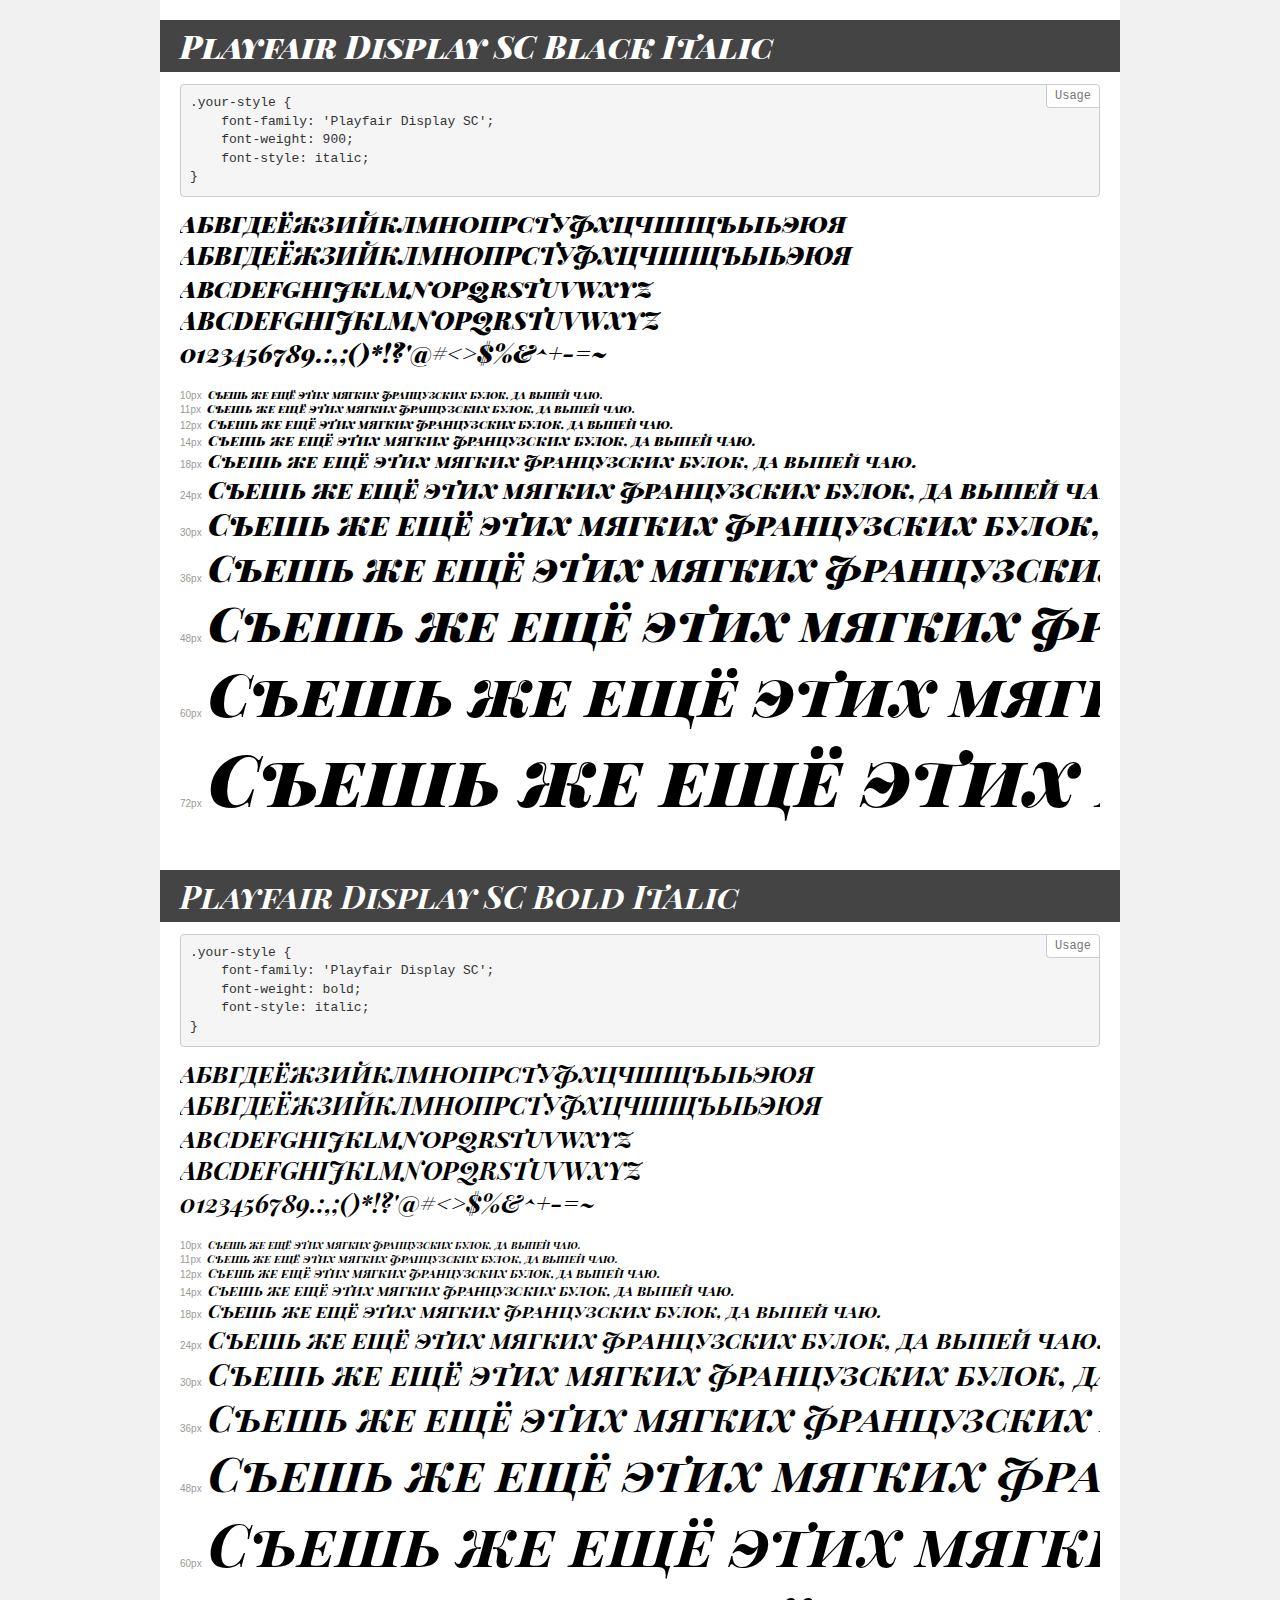
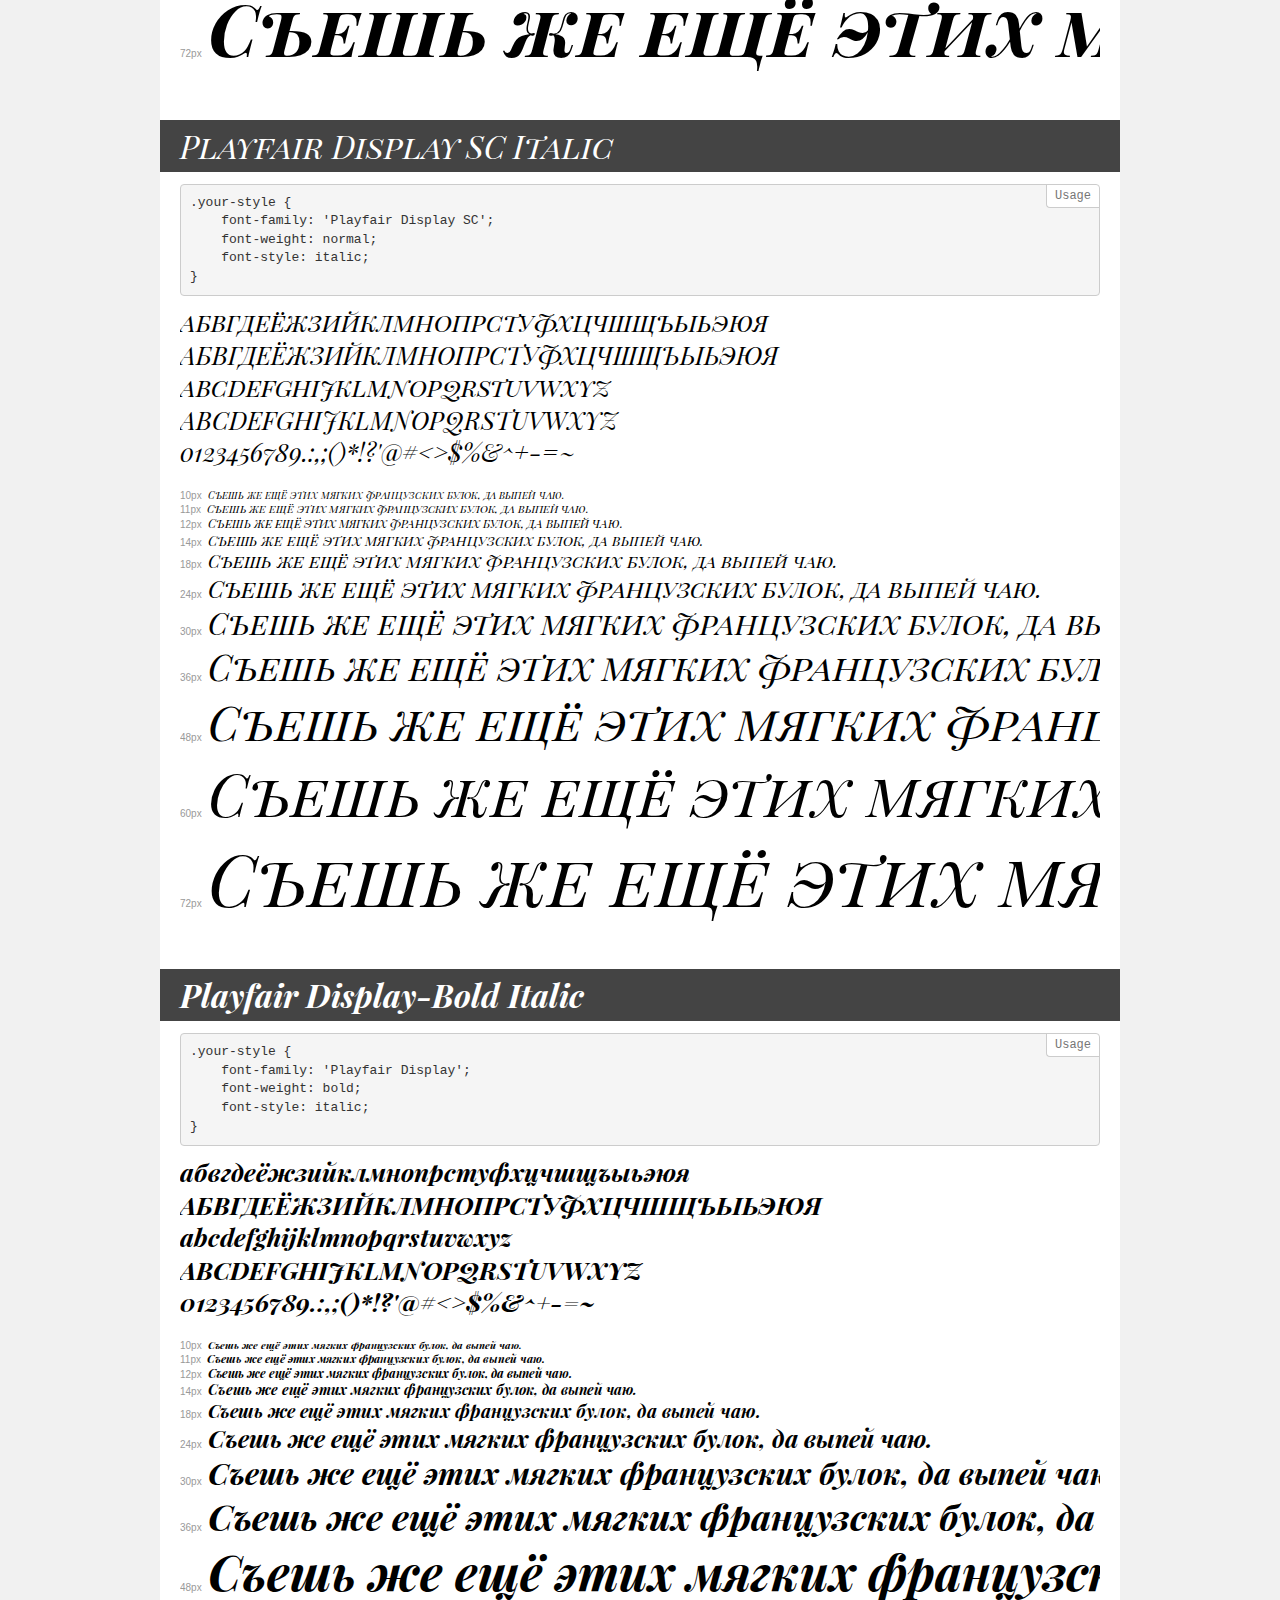
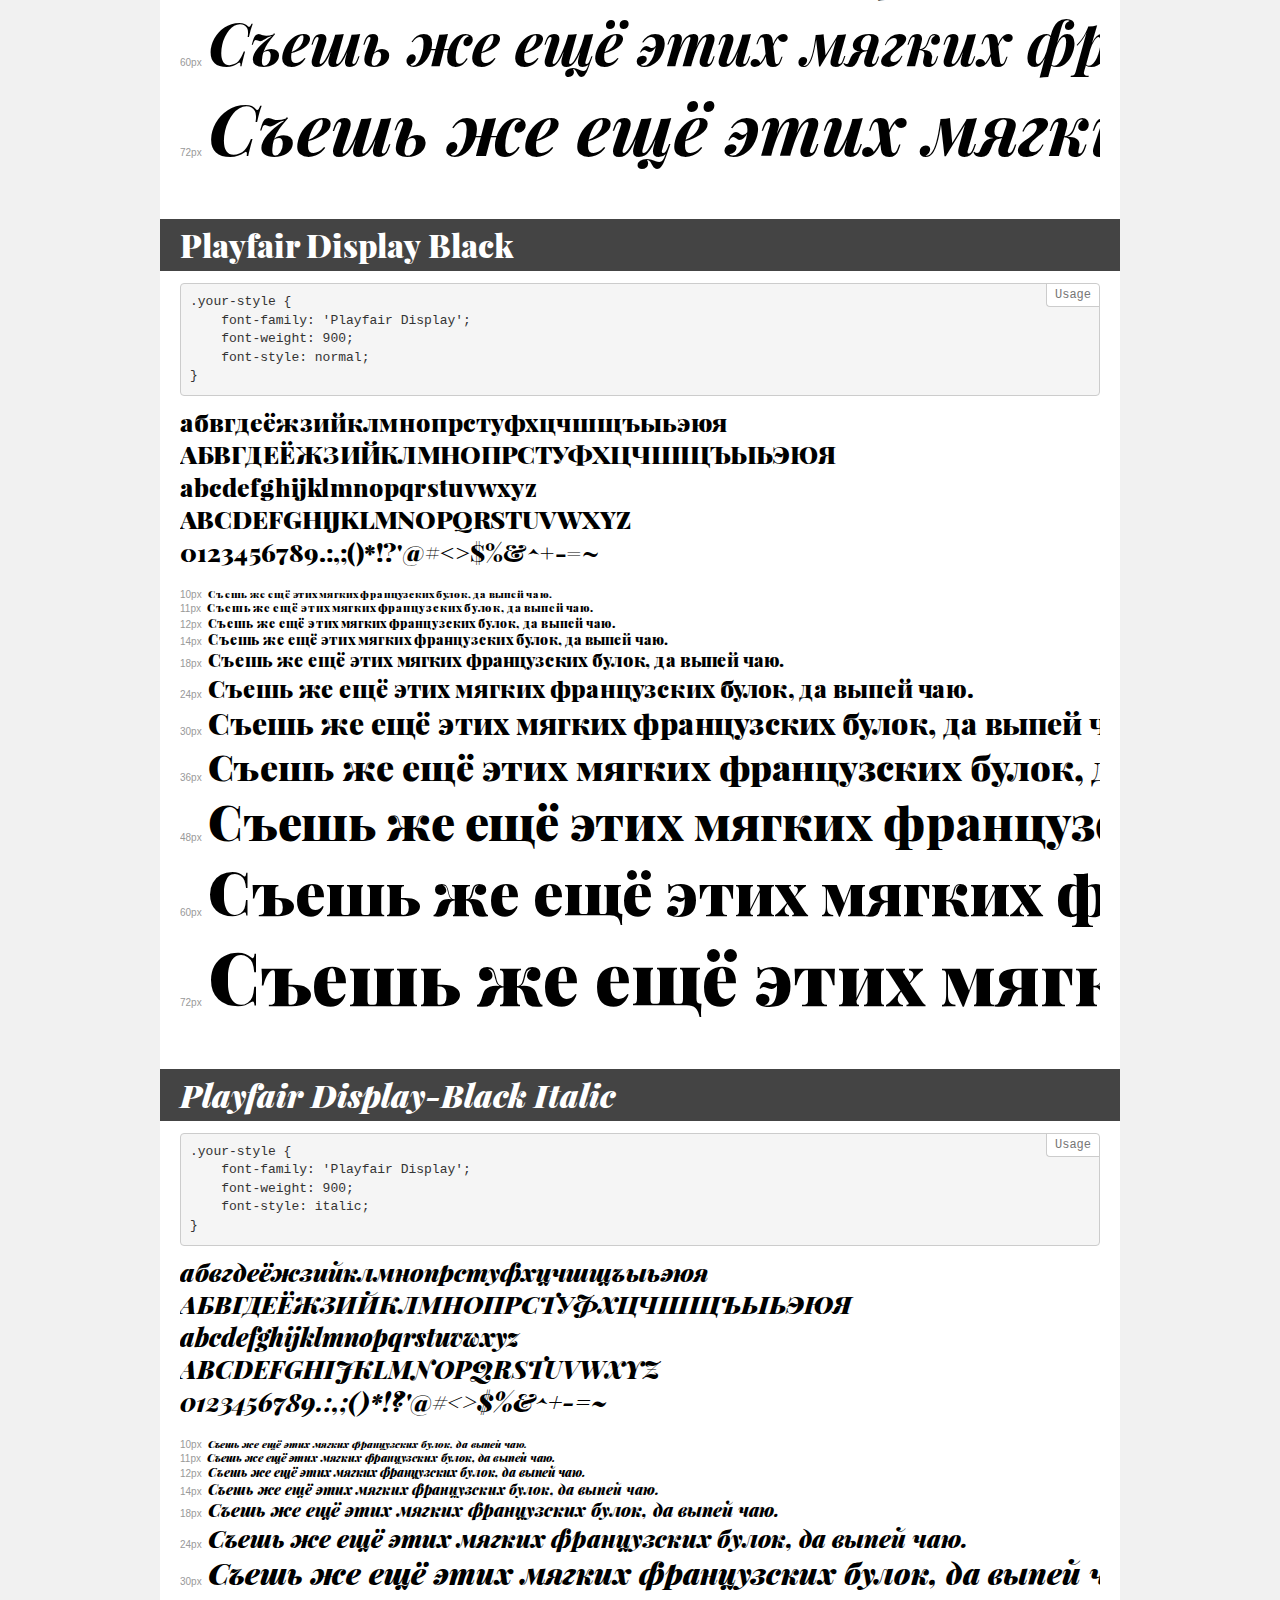
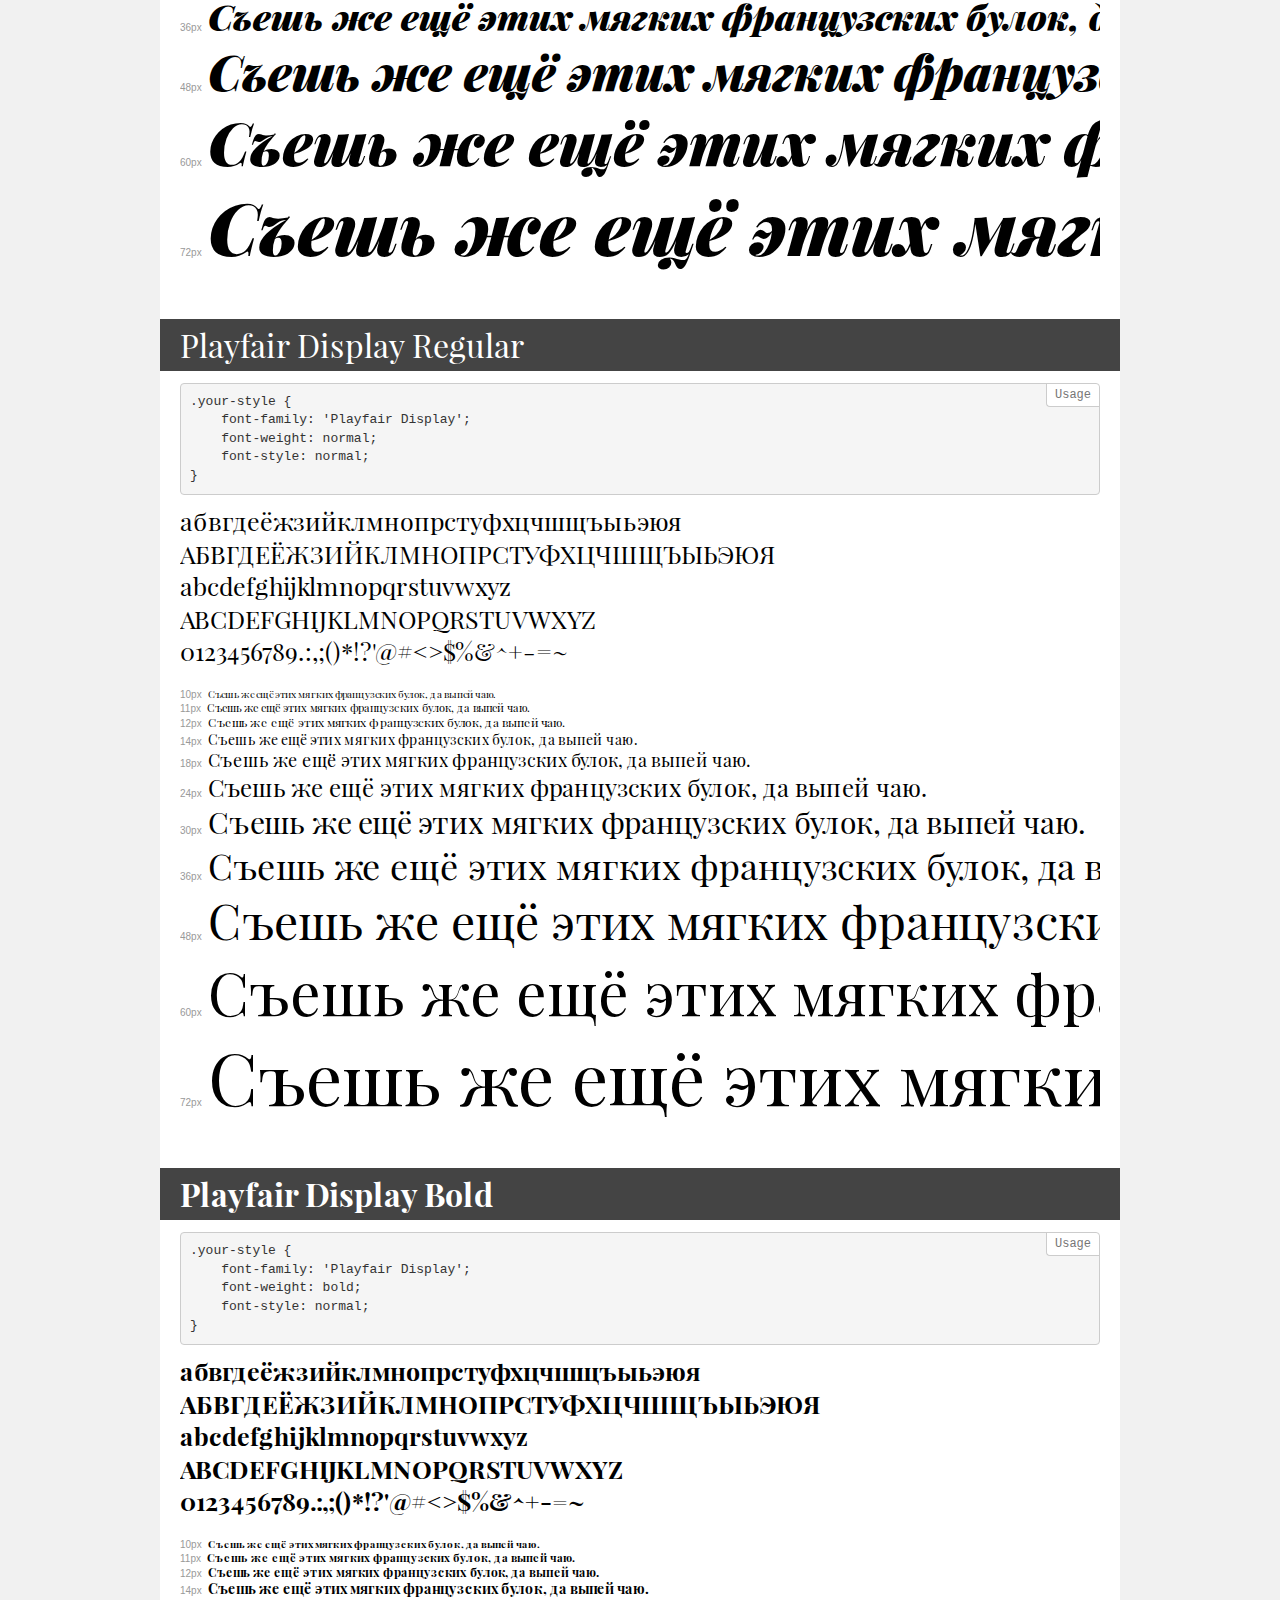
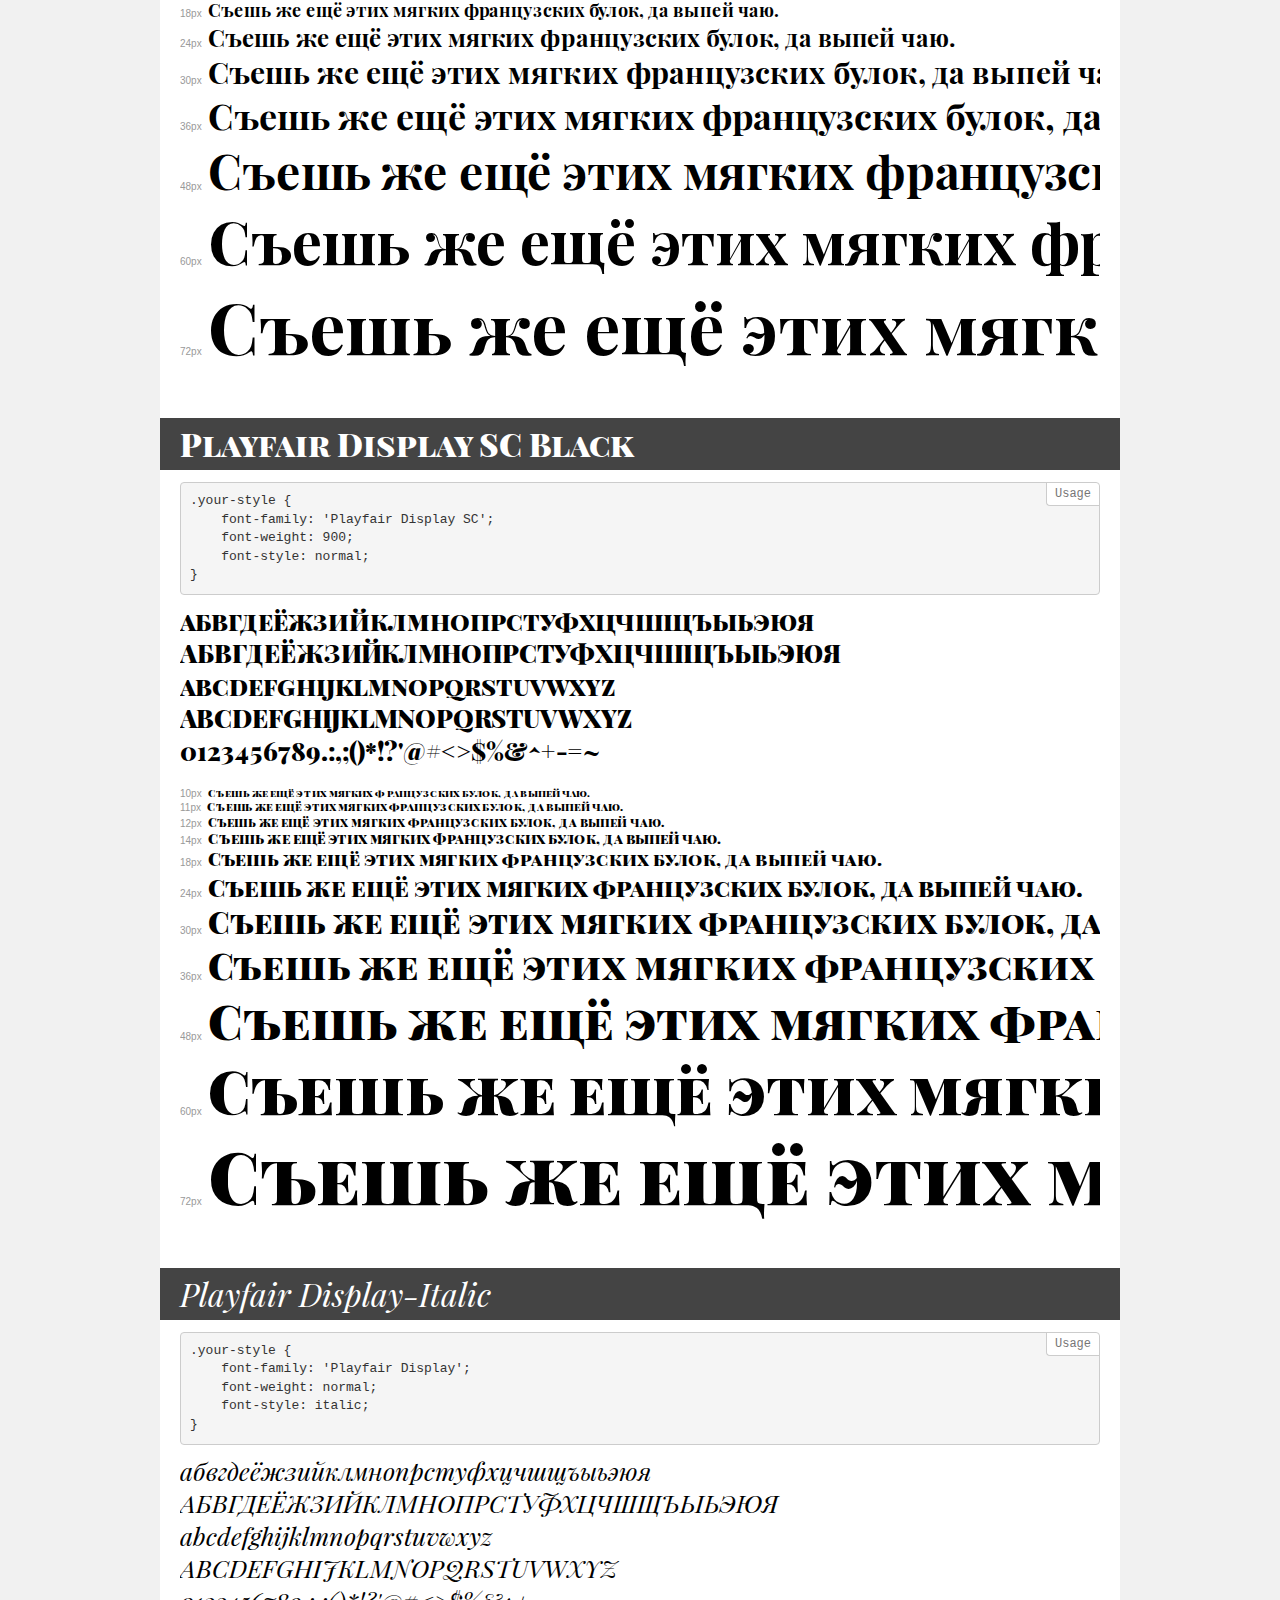
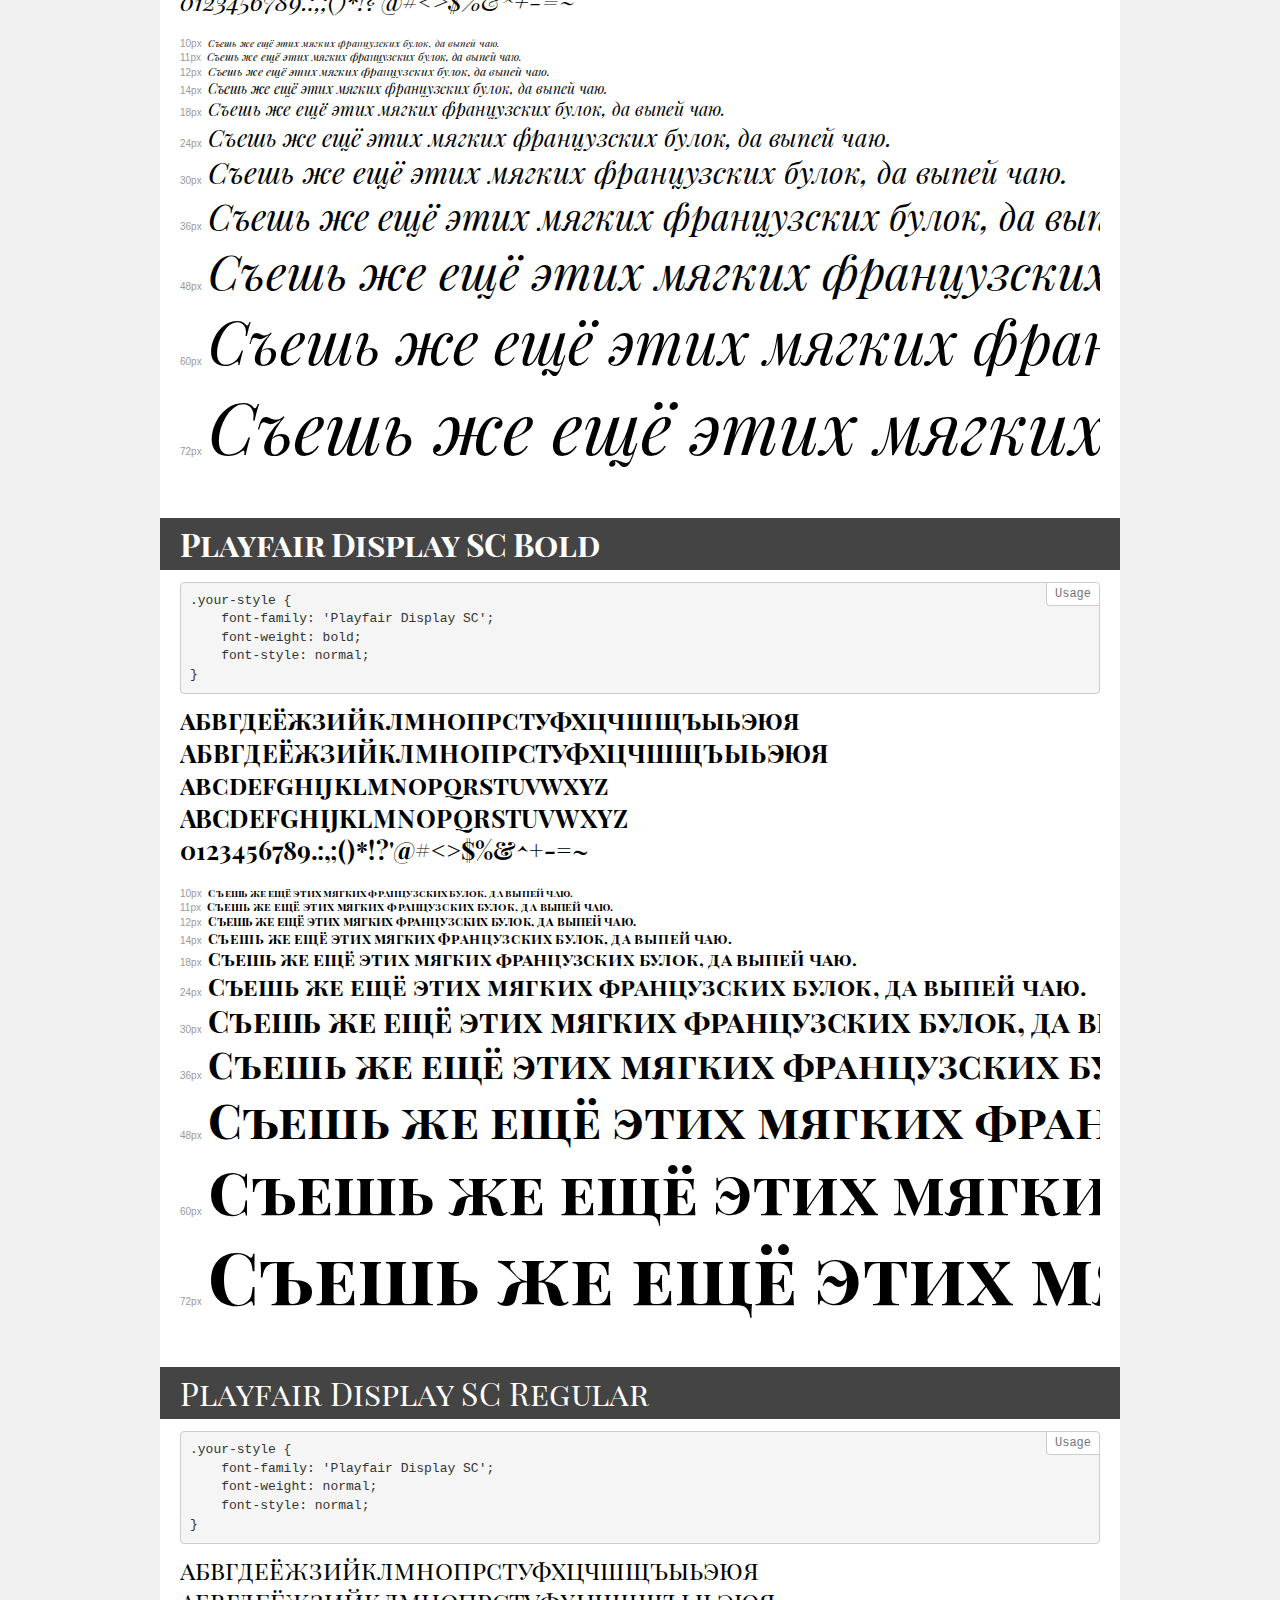
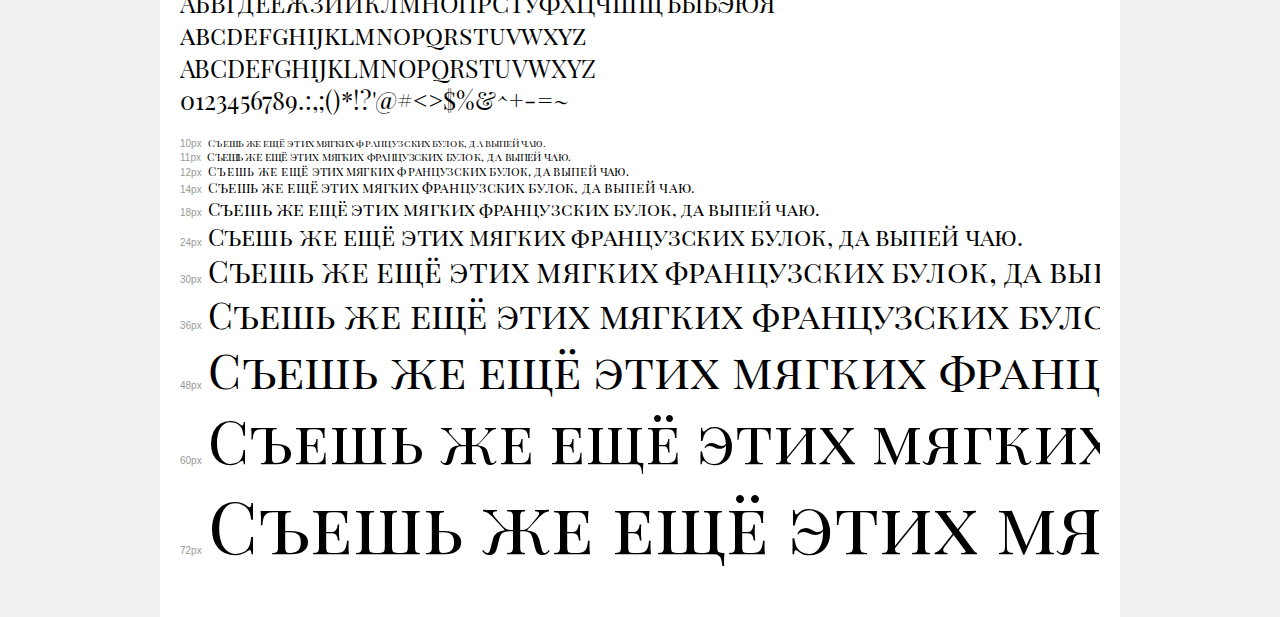
<file: fonts/demo.html>
<!DOCTYPE html>
<html>
<head>
	<meta charset="utf-8">
	<meta http-equiv="X-UA-Compatible" content="IE=edge">
	<meta name="viewport" content="width=device-width, initial-scale=1">
	<meta name="robots" content="noindex, noarchive">
	<title>Transfonter demo</title>
	<link href="stylesheet.css" rel="stylesheet">
	<style>
		/*
		http://meyerweb.com/eric/tools/css/reset/
		v2.0 | 20110126
		License: none (public domain)
		*/
		html, body, div, span, applet, object, iframe,
		h1, h2, h3, h4, h5, h6, p, blockquote, pre,
		a, abbr, acronym, address, big, cite, code,
		del, dfn, em, img, ins, kbd, q, s, samp,
		small, strike, strong, sub, sup, tt, var,
		b, u, i, center,
		dl, dt, dd, ol, ul, li,
		fieldset, form, label, legend,
		table, caption, tbody, tfoot, thead, tr, th, td,
		article, aside, canvas, details, embed,
		figure, figcaption, footer, header, hgroup,
		menu, nav, output, ruby, section, summary,
		time, mark, audio, video {
			margin: 0;
			padding: 0;
			border: 0;
			font-size: 100%;
			font: inherit;
			vertical-align: baseline;
		}
		/* HTML5 display-role reset for older browsers */
		article, aside, details, figcaption, figure,
		footer, header, hgroup, menu, nav, section {
			display: block;
		}
		body {
			line-height: 1;
		}
		ol, ul {
			list-style: none;
		}
		blockquote, q {
			quotes: none;
		}
		blockquote:before, blockquote:after,
		q:before, q:after {
			content: '';
			content: none;
		}
		table {
			border-collapse: collapse;
			border-spacing: 0;
		}
		/* common styles */
		body {
			background: #f1f1f1;
			color: #000;
		}
		.page {
			background: #fff;
			width: 920px;
			margin: 0 auto;
			padding: 20px 20px 0 20px;
			overflow: hidden;
		}
		.font-container {
			overflow-x: auto;
			overflow-y: hidden;
			margin-bottom: 40px;
			line-height: 1.3;
			white-space: nowrap;
			padding-bottom: 5px;
		}
		h1 {
			position: relative;
			background: #444;
			font-size: 32px;
			color: #fff;
			padding: 10px 20px;
			margin: 0 -20px 12px -20px;
		}
		.letters {
			font-size: 25px;
			margin-bottom: 20px;
		}
		.s10:before {
			content: '10px';
		}
		.s11:before {
			content: '11px';
		}
		.s12:before {
			content: '12px';
		}
		.s14:before {
			content: '14px';
		}
		.s18:before {
			content: '18px';
		}
		.s24:before {
			content: '24px';
		}
		.s30:before {
			content: '30px';
		}
		.s36:before {
			content: '36px';
		}
		.s48:before {
			content: '48px';
		}
		.s60:before {
			content: '60px';
		}
		.s72:before {
			content: '72px';
		}
		.s10:before, .s11:before, .s12:before, .s14:before,
		.s18:before, .s24:before, .s30:before, .s36:before,
		.s48:before, .s60:before, .s72:before {
			font-family: Arial, sans-serif;
			font-size: 10px;
			font-weight: normal;
			font-style: normal;
			color: #999;
			padding-right: 6px;
		}
		pre {
			display: block;
			position: relative;
			padding: 9px;
			margin: 0 0 10px;
			font-family: Monaco, Menlo, Consolas, "Courier New", monospace !important;
			font-size: 13px;
			line-height: 1.428571429;
			color: #333;
			font-weight: normal !important;
			font-style: normal !important;
			background-color: #f5f5f5;
			border: 1px solid #ccc;
			overflow-x: auto;
			border-radius: 4px;
		}
		pre:after {
			display: block;
			position: absolute;
			right: 0;
			top: 0;
			content: 'Usage';
			line-height: 1;
			padding: 5px 8px;
			font-size: 12px;
			color: #767676;
			background-color: #fff;
			border: 1px solid #ccc;
			border-right: none;
			border-top: none;
			border-radius: 0 4px 0 4px;
			z-index: 10;
		}
		/* responsive */
		@media (max-width: 959px) {
			.page {
				width: auto;
				margin: 0;
			}
		}
	</style>
</head>
<body>
<div class="page">
	<div class="demo" style="font-family: 'Playfair Display SC'; font-weight: 900; font-style: italic;">
		<h1>Playfair Display SC Black Italic</h1>
		<pre>.your-style {
    font-family: 'Playfair Display SC';
    font-weight: 900;
    font-style: italic;
}</pre>
		<div class="font-container">
			<p class="letters">
				абвгдеёжзийклмнопрстуфхцчшщъыьэюя <br />
				АБВГДЕЁЖЗИЙКЛМНОПРСТУФХЦЧШЩЪЫЬЭЮЯ <br />
				abcdefghijklmnopqrstuvwxyz <br />
				ABCDEFGHIJKLMNOPQRSTUVWXYZ <br />				0123456789.:,;()*!?'@#<>$%&^+-=~
			</p>
			<p class="s10" style="font-size: 10px;">Съешь же ещё этих мягких французских булок, да выпей чаю.</p>
			<p class="s11" style="font-size: 11px;">Съешь же ещё этих мягких французских булок, да выпей чаю.</p>
			<p class="s12" style="font-size: 12px;">Съешь же ещё этих мягких французских булок, да выпей чаю.</p>
			<p class="s14" style="font-size: 14px;">Съешь же ещё этих мягких французских булок, да выпей чаю.</p>
			<p class="s18" style="font-size: 18px;">Съешь же ещё этих мягких французских булок, да выпей чаю.</p>
			<p class="s24" style="font-size: 24px;">Съешь же ещё этих мягких французских булок, да выпей чаю.</p>
			<p class="s30" style="font-size: 30px;">Съешь же ещё этих мягких французских булок, да выпей чаю.</p>
			<p class="s36" style="font-size: 36px;">Съешь же ещё этих мягких французских булок, да выпей чаю.</p>
			<p class="s48" style="font-size: 48px;">Съешь же ещё этих мягких французских булок, да выпей чаю.</p>
			<p class="s60" style="font-size: 60px;">Съешь же ещё этих мягких французских булок, да выпей чаю.</p>
			<p class="s72" style="font-size: 72px;">Съешь же ещё этих мягких французских булок, да выпей чаю.</p>
		</div>
	</div>
	<div class="demo" style="font-family: 'Playfair Display SC'; font-weight: bold; font-style: italic;">
		<h1>Playfair Display SC Bold Italic</h1>
		<pre>.your-style {
    font-family: 'Playfair Display SC';
    font-weight: bold;
    font-style: italic;
}</pre>
		<div class="font-container">
			<p class="letters">
				абвгдеёжзийклмнопрстуфхцчшщъыьэюя <br />
				АБВГДЕЁЖЗИЙКЛМНОПРСТУФХЦЧШЩЪЫЬЭЮЯ <br />
				abcdefghijklmnopqrstuvwxyz <br />
				ABCDEFGHIJKLMNOPQRSTUVWXYZ <br />				0123456789.:,;()*!?'@#<>$%&^+-=~
			</p>
			<p class="s10" style="font-size: 10px;">Съешь же ещё этих мягких французских булок, да выпей чаю.</p>
			<p class="s11" style="font-size: 11px;">Съешь же ещё этих мягких французских булок, да выпей чаю.</p>
			<p class="s12" style="font-size: 12px;">Съешь же ещё этих мягких французских булок, да выпей чаю.</p>
			<p class="s14" style="font-size: 14px;">Съешь же ещё этих мягких французских булок, да выпей чаю.</p>
			<p class="s18" style="font-size: 18px;">Съешь же ещё этих мягких французских булок, да выпей чаю.</p>
			<p class="s24" style="font-size: 24px;">Съешь же ещё этих мягких французских булок, да выпей чаю.</p>
			<p class="s30" style="font-size: 30px;">Съешь же ещё этих мягких французских булок, да выпей чаю.</p>
			<p class="s36" style="font-size: 36px;">Съешь же ещё этих мягких французских булок, да выпей чаю.</p>
			<p class="s48" style="font-size: 48px;">Съешь же ещё этих мягких французских булок, да выпей чаю.</p>
			<p class="s60" style="font-size: 60px;">Съешь же ещё этих мягких французских булок, да выпей чаю.</p>
			<p class="s72" style="font-size: 72px;">Съешь же ещё этих мягких французских булок, да выпей чаю.</p>
		</div>
	</div>
	<div class="demo" style="font-family: 'Playfair Display SC'; font-weight: normal; font-style: italic;">
		<h1>Playfair Display SC Italic</h1>
		<pre>.your-style {
    font-family: 'Playfair Display SC';
    font-weight: normal;
    font-style: italic;
}</pre>
		<div class="font-container">
			<p class="letters">
				абвгдеёжзийклмнопрстуфхцчшщъыьэюя <br />
				АБВГДЕЁЖЗИЙКЛМНОПРСТУФХЦЧШЩЪЫЬЭЮЯ <br />
				abcdefghijklmnopqrstuvwxyz <br />
				ABCDEFGHIJKLMNOPQRSTUVWXYZ <br />				0123456789.:,;()*!?'@#<>$%&^+-=~
			</p>
			<p class="s10" style="font-size: 10px;">Съешь же ещё этих мягких французских булок, да выпей чаю.</p>
			<p class="s11" style="font-size: 11px;">Съешь же ещё этих мягких французских булок, да выпей чаю.</p>
			<p class="s12" style="font-size: 12px;">Съешь же ещё этих мягких французских булок, да выпей чаю.</p>
			<p class="s14" style="font-size: 14px;">Съешь же ещё этих мягких французских булок, да выпей чаю.</p>
			<p class="s18" style="font-size: 18px;">Съешь же ещё этих мягких французских булок, да выпей чаю.</p>
			<p class="s24" style="font-size: 24px;">Съешь же ещё этих мягких французских булок, да выпей чаю.</p>
			<p class="s30" style="font-size: 30px;">Съешь же ещё этих мягких французских булок, да выпей чаю.</p>
			<p class="s36" style="font-size: 36px;">Съешь же ещё этих мягких французских булок, да выпей чаю.</p>
			<p class="s48" style="font-size: 48px;">Съешь же ещё этих мягких французских булок, да выпей чаю.</p>
			<p class="s60" style="font-size: 60px;">Съешь же ещё этих мягких французских булок, да выпей чаю.</p>
			<p class="s72" style="font-size: 72px;">Съешь же ещё этих мягких французских булок, да выпей чаю.</p>
		</div>
	</div>
	<div class="demo" style="font-family: 'Playfair Display'; font-weight: bold; font-style: italic;">
		<h1>Playfair Display-Bold Italic</h1>
		<pre>.your-style {
    font-family: 'Playfair Display';
    font-weight: bold;
    font-style: italic;
}</pre>
		<div class="font-container">
			<p class="letters">
				абвгдеёжзийклмнопрстуфхцчшщъыьэюя <br />
				АБВГДЕЁЖЗИЙКЛМНОПРСТУФХЦЧШЩЪЫЬЭЮЯ <br />
				abcdefghijklmnopqrstuvwxyz <br />
				ABCDEFGHIJKLMNOPQRSTUVWXYZ <br />				0123456789.:,;()*!?'@#<>$%&^+-=~
			</p>
			<p class="s10" style="font-size: 10px;">Съешь же ещё этих мягких французских булок, да выпей чаю.</p>
			<p class="s11" style="font-size: 11px;">Съешь же ещё этих мягких французских булок, да выпей чаю.</p>
			<p class="s12" style="font-size: 12px;">Съешь же ещё этих мягких французских булок, да выпей чаю.</p>
			<p class="s14" style="font-size: 14px;">Съешь же ещё этих мягких французских булок, да выпей чаю.</p>
			<p class="s18" style="font-size: 18px;">Съешь же ещё этих мягких французских булок, да выпей чаю.</p>
			<p class="s24" style="font-size: 24px;">Съешь же ещё этих мягких французских булок, да выпей чаю.</p>
			<p class="s30" style="font-size: 30px;">Съешь же ещё этих мягких французских булок, да выпей чаю.</p>
			<p class="s36" style="font-size: 36px;">Съешь же ещё этих мягких французских булок, да выпей чаю.</p>
			<p class="s48" style="font-size: 48px;">Съешь же ещё этих мягких французских булок, да выпей чаю.</p>
			<p class="s60" style="font-size: 60px;">Съешь же ещё этих мягких французских булок, да выпей чаю.</p>
			<p class="s72" style="font-size: 72px;">Съешь же ещё этих мягких французских булок, да выпей чаю.</p>
		</div>
	</div>
	<div class="demo" style="font-family: 'Playfair Display'; font-weight: 900; font-style: normal;">
		<h1>Playfair Display Black</h1>
		<pre>.your-style {
    font-family: 'Playfair Display';
    font-weight: 900;
    font-style: normal;
}</pre>
		<div class="font-container">
			<p class="letters">
				абвгдеёжзийклмнопрстуфхцчшщъыьэюя <br />
				АБВГДЕЁЖЗИЙКЛМНОПРСТУФХЦЧШЩЪЫЬЭЮЯ <br />
				abcdefghijklmnopqrstuvwxyz <br />
				ABCDEFGHIJKLMNOPQRSTUVWXYZ <br />				0123456789.:,;()*!?'@#<>$%&^+-=~
			</p>
			<p class="s10" style="font-size: 10px;">Съешь же ещё этих мягких французских булок, да выпей чаю.</p>
			<p class="s11" style="font-size: 11px;">Съешь же ещё этих мягких французских булок, да выпей чаю.</p>
			<p class="s12" style="font-size: 12px;">Съешь же ещё этих мягких французских булок, да выпей чаю.</p>
			<p class="s14" style="font-size: 14px;">Съешь же ещё этих мягких французских булок, да выпей чаю.</p>
			<p class="s18" style="font-size: 18px;">Съешь же ещё этих мягких французских булок, да выпей чаю.</p>
			<p class="s24" style="font-size: 24px;">Съешь же ещё этих мягких французских булок, да выпей чаю.</p>
			<p class="s30" style="font-size: 30px;">Съешь же ещё этих мягких французских булок, да выпей чаю.</p>
			<p class="s36" style="font-size: 36px;">Съешь же ещё этих мягких французских булок, да выпей чаю.</p>
			<p class="s48" style="font-size: 48px;">Съешь же ещё этих мягких французских булок, да выпей чаю.</p>
			<p class="s60" style="font-size: 60px;">Съешь же ещё этих мягких французских булок, да выпей чаю.</p>
			<p class="s72" style="font-size: 72px;">Съешь же ещё этих мягких французских булок, да выпей чаю.</p>
		</div>
	</div>
	<div class="demo" style="font-family: 'Playfair Display'; font-weight: 900; font-style: italic;">
		<h1>Playfair Display-Black Italic</h1>
		<pre>.your-style {
    font-family: 'Playfair Display';
    font-weight: 900;
    font-style: italic;
}</pre>
		<div class="font-container">
			<p class="letters">
				абвгдеёжзийклмнопрстуфхцчшщъыьэюя <br />
				АБВГДЕЁЖЗИЙКЛМНОПРСТУФХЦЧШЩЪЫЬЭЮЯ <br />
				abcdefghijklmnopqrstuvwxyz <br />
				ABCDEFGHIJKLMNOPQRSTUVWXYZ <br />				0123456789.:,;()*!?'@#<>$%&^+-=~
			</p>
			<p class="s10" style="font-size: 10px;">Съешь же ещё этих мягких французских булок, да выпей чаю.</p>
			<p class="s11" style="font-size: 11px;">Съешь же ещё этих мягких французских булок, да выпей чаю.</p>
			<p class="s12" style="font-size: 12px;">Съешь же ещё этих мягких французских булок, да выпей чаю.</p>
			<p class="s14" style="font-size: 14px;">Съешь же ещё этих мягких французских булок, да выпей чаю.</p>
			<p class="s18" style="font-size: 18px;">Съешь же ещё этих мягких французских булок, да выпей чаю.</p>
			<p class="s24" style="font-size: 24px;">Съешь же ещё этих мягких французских булок, да выпей чаю.</p>
			<p class="s30" style="font-size: 30px;">Съешь же ещё этих мягких французских булок, да выпей чаю.</p>
			<p class="s36" style="font-size: 36px;">Съешь же ещё этих мягких французских булок, да выпей чаю.</p>
			<p class="s48" style="font-size: 48px;">Съешь же ещё этих мягких французских булок, да выпей чаю.</p>
			<p class="s60" style="font-size: 60px;">Съешь же ещё этих мягких французских булок, да выпей чаю.</p>
			<p class="s72" style="font-size: 72px;">Съешь же ещё этих мягких французских булок, да выпей чаю.</p>
		</div>
	</div>
	<div class="demo" style="font-family: 'Playfair Display'; font-weight: normal; font-style: normal;">
		<h1>Playfair Display Regular</h1>
		<pre>.your-style {
    font-family: 'Playfair Display';
    font-weight: normal;
    font-style: normal;
}</pre>
		<div class="font-container">
			<p class="letters">
				абвгдеёжзийклмнопрстуфхцчшщъыьэюя <br />
				АБВГДЕЁЖЗИЙКЛМНОПРСТУФХЦЧШЩЪЫЬЭЮЯ <br />
				abcdefghijklmnopqrstuvwxyz <br />
				ABCDEFGHIJKLMNOPQRSTUVWXYZ <br />				0123456789.:,;()*!?'@#<>$%&^+-=~
			</p>
			<p class="s10" style="font-size: 10px;">Съешь же ещё этих мягких французских булок, да выпей чаю.</p>
			<p class="s11" style="font-size: 11px;">Съешь же ещё этих мягких французских булок, да выпей чаю.</p>
			<p class="s12" style="font-size: 12px;">Съешь же ещё этих мягких французских булок, да выпей чаю.</p>
			<p class="s14" style="font-size: 14px;">Съешь же ещё этих мягких французских булок, да выпей чаю.</p>
			<p class="s18" style="font-size: 18px;">Съешь же ещё этих мягких французских булок, да выпей чаю.</p>
			<p class="s24" style="font-size: 24px;">Съешь же ещё этих мягких французских булок, да выпей чаю.</p>
			<p class="s30" style="font-size: 30px;">Съешь же ещё этих мягких французских булок, да выпей чаю.</p>
			<p class="s36" style="font-size: 36px;">Съешь же ещё этих мягких французских булок, да выпей чаю.</p>
			<p class="s48" style="font-size: 48px;">Съешь же ещё этих мягких французских булок, да выпей чаю.</p>
			<p class="s60" style="font-size: 60px;">Съешь же ещё этих мягких французских булок, да выпей чаю.</p>
			<p class="s72" style="font-size: 72px;">Съешь же ещё этих мягких французских булок, да выпей чаю.</p>
		</div>
	</div>
	<div class="demo" style="font-family: 'Playfair Display'; font-weight: bold; font-style: normal;">
		<h1>Playfair Display Bold</h1>
		<pre>.your-style {
    font-family: 'Playfair Display';
    font-weight: bold;
    font-style: normal;
}</pre>
		<div class="font-container">
			<p class="letters">
				абвгдеёжзийклмнопрстуфхцчшщъыьэюя <br />
				АБВГДЕЁЖЗИЙКЛМНОПРСТУФХЦЧШЩЪЫЬЭЮЯ <br />
				abcdefghijklmnopqrstuvwxyz <br />
				ABCDEFGHIJKLMNOPQRSTUVWXYZ <br />				0123456789.:,;()*!?'@#<>$%&^+-=~
			</p>
			<p class="s10" style="font-size: 10px;">Съешь же ещё этих мягких французских булок, да выпей чаю.</p>
			<p class="s11" style="font-size: 11px;">Съешь же ещё этих мягких французских булок, да выпей чаю.</p>
			<p class="s12" style="font-size: 12px;">Съешь же ещё этих мягких французских булок, да выпей чаю.</p>
			<p class="s14" style="font-size: 14px;">Съешь же ещё этих мягких французских булок, да выпей чаю.</p>
			<p class="s18" style="font-size: 18px;">Съешь же ещё этих мягких французских булок, да выпей чаю.</p>
			<p class="s24" style="font-size: 24px;">Съешь же ещё этих мягких французских булок, да выпей чаю.</p>
			<p class="s30" style="font-size: 30px;">Съешь же ещё этих мягких французских булок, да выпей чаю.</p>
			<p class="s36" style="font-size: 36px;">Съешь же ещё этих мягких французских булок, да выпей чаю.</p>
			<p class="s48" style="font-size: 48px;">Съешь же ещё этих мягких французских булок, да выпей чаю.</p>
			<p class="s60" style="font-size: 60px;">Съешь же ещё этих мягких французских булок, да выпей чаю.</p>
			<p class="s72" style="font-size: 72px;">Съешь же ещё этих мягких французских булок, да выпей чаю.</p>
		</div>
	</div>
	<div class="demo" style="font-family: 'Playfair Display SC'; font-weight: 900; font-style: normal;">
		<h1>Playfair Display SC Black</h1>
		<pre>.your-style {
    font-family: 'Playfair Display SC';
    font-weight: 900;
    font-style: normal;
}</pre>
		<div class="font-container">
			<p class="letters">
				абвгдеёжзийклмнопрстуфхцчшщъыьэюя <br />
				АБВГДЕЁЖЗИЙКЛМНОПРСТУФХЦЧШЩЪЫЬЭЮЯ <br />
				abcdefghijklmnopqrstuvwxyz <br />
				ABCDEFGHIJKLMNOPQRSTUVWXYZ <br />				0123456789.:,;()*!?'@#<>$%&^+-=~
			</p>
			<p class="s10" style="font-size: 10px;">Съешь же ещё этих мягких французских булок, да выпей чаю.</p>
			<p class="s11" style="font-size: 11px;">Съешь же ещё этих мягких французских булок, да выпей чаю.</p>
			<p class="s12" style="font-size: 12px;">Съешь же ещё этих мягких французских булок, да выпей чаю.</p>
			<p class="s14" style="font-size: 14px;">Съешь же ещё этих мягких французских булок, да выпей чаю.</p>
			<p class="s18" style="font-size: 18px;">Съешь же ещё этих мягких французских булок, да выпей чаю.</p>
			<p class="s24" style="font-size: 24px;">Съешь же ещё этих мягких французских булок, да выпей чаю.</p>
			<p class="s30" style="font-size: 30px;">Съешь же ещё этих мягких французских булок, да выпей чаю.</p>
			<p class="s36" style="font-size: 36px;">Съешь же ещё этих мягких французских булок, да выпей чаю.</p>
			<p class="s48" style="font-size: 48px;">Съешь же ещё этих мягких французских булок, да выпей чаю.</p>
			<p class="s60" style="font-size: 60px;">Съешь же ещё этих мягких французских булок, да выпей чаю.</p>
			<p class="s72" style="font-size: 72px;">Съешь же ещё этих мягких французских булок, да выпей чаю.</p>
		</div>
	</div>
	<div class="demo" style="font-family: 'Playfair Display'; font-weight: normal; font-style: italic;">
		<h1>Playfair Display-Italic</h1>
		<pre>.your-style {
    font-family: 'Playfair Display';
    font-weight: normal;
    font-style: italic;
}</pre>
		<div class="font-container">
			<p class="letters">
				абвгдеёжзийклмнопрстуфхцчшщъыьэюя <br />
				АБВГДЕЁЖЗИЙКЛМНОПРСТУФХЦЧШЩЪЫЬЭЮЯ <br />
				abcdefghijklmnopqrstuvwxyz <br />
				ABCDEFGHIJKLMNOPQRSTUVWXYZ <br />				0123456789.:,;()*!?'@#<>$%&^+-=~
			</p>
			<p class="s10" style="font-size: 10px;">Съешь же ещё этих мягких французских булок, да выпей чаю.</p>
			<p class="s11" style="font-size: 11px;">Съешь же ещё этих мягких французских булок, да выпей чаю.</p>
			<p class="s12" style="font-size: 12px;">Съешь же ещё этих мягких французских булок, да выпей чаю.</p>
			<p class="s14" style="font-size: 14px;">Съешь же ещё этих мягких французских булок, да выпей чаю.</p>
			<p class="s18" style="font-size: 18px;">Съешь же ещё этих мягких французских булок, да выпей чаю.</p>
			<p class="s24" style="font-size: 24px;">Съешь же ещё этих мягких французских булок, да выпей чаю.</p>
			<p class="s30" style="font-size: 30px;">Съешь же ещё этих мягких французских булок, да выпей чаю.</p>
			<p class="s36" style="font-size: 36px;">Съешь же ещё этих мягких французских булок, да выпей чаю.</p>
			<p class="s48" style="font-size: 48px;">Съешь же ещё этих мягких французских булок, да выпей чаю.</p>
			<p class="s60" style="font-size: 60px;">Съешь же ещё этих мягких французских булок, да выпей чаю.</p>
			<p class="s72" style="font-size: 72px;">Съешь же ещё этих мягких французских булок, да выпей чаю.</p>
		</div>
	</div>
	<div class="demo" style="font-family: 'Playfair Display SC'; font-weight: bold; font-style: normal;">
		<h1>Playfair Display SC Bold</h1>
		<pre>.your-style {
    font-family: 'Playfair Display SC';
    font-weight: bold;
    font-style: normal;
}</pre>
		<div class="font-container">
			<p class="letters">
				абвгдеёжзийклмнопрстуфхцчшщъыьэюя <br />
				АБВГДЕЁЖЗИЙКЛМНОПРСТУФХЦЧШЩЪЫЬЭЮЯ <br />
				abcdefghijklmnopqrstuvwxyz <br />
				ABCDEFGHIJKLMNOPQRSTUVWXYZ <br />				0123456789.:,;()*!?'@#<>$%&^+-=~
			</p>
			<p class="s10" style="font-size: 10px;">Съешь же ещё этих мягких французских булок, да выпей чаю.</p>
			<p class="s11" style="font-size: 11px;">Съешь же ещё этих мягких французских булок, да выпей чаю.</p>
			<p class="s12" style="font-size: 12px;">Съешь же ещё этих мягких французских булок, да выпей чаю.</p>
			<p class="s14" style="font-size: 14px;">Съешь же ещё этих мягких французских булок, да выпей чаю.</p>
			<p class="s18" style="font-size: 18px;">Съешь же ещё этих мягких французских булок, да выпей чаю.</p>
			<p class="s24" style="font-size: 24px;">Съешь же ещё этих мягких французских булок, да выпей чаю.</p>
			<p class="s30" style="font-size: 30px;">Съешь же ещё этих мягких французских булок, да выпей чаю.</p>
			<p class="s36" style="font-size: 36px;">Съешь же ещё этих мягких французских булок, да выпей чаю.</p>
			<p class="s48" style="font-size: 48px;">Съешь же ещё этих мягких французских булок, да выпей чаю.</p>
			<p class="s60" style="font-size: 60px;">Съешь же ещё этих мягких французских булок, да выпей чаю.</p>
			<p class="s72" style="font-size: 72px;">Съешь же ещё этих мягких французских булок, да выпей чаю.</p>
		</div>
	</div>
	<div class="demo" style="font-family: 'Playfair Display SC'; font-weight: normal; font-style: normal;">
		<h1>Playfair Display SC Regular</h1>
		<pre>.your-style {
    font-family: 'Playfair Display SC';
    font-weight: normal;
    font-style: normal;
}</pre>
		<div class="font-container">
			<p class="letters">
				абвгдеёжзийклмнопрстуфхцчшщъыьэюя <br />
				АБВГДЕЁЖЗИЙКЛМНОПРСТУФХЦЧШЩЪЫЬЭЮЯ <br />
				abcdefghijklmnopqrstuvwxyz <br />
				ABCDEFGHIJKLMNOPQRSTUVWXYZ <br />				0123456789.:,;()*!?'@#<>$%&^+-=~
			</p>
			<p class="s10" style="font-size: 10px;">Съешь же ещё этих мягких французских булок, да выпей чаю.</p>
			<p class="s11" style="font-size: 11px;">Съешь же ещё этих мягких французских булок, да выпей чаю.</p>
			<p class="s12" style="font-size: 12px;">Съешь же ещё этих мягких французских булок, да выпей чаю.</p>
			<p class="s14" style="font-size: 14px;">Съешь же ещё этих мягких французских булок, да выпей чаю.</p>
			<p class="s18" style="font-size: 18px;">Съешь же ещё этих мягких французских булок, да выпей чаю.</p>
			<p class="s24" style="font-size: 24px;">Съешь же ещё этих мягких французских булок, да выпей чаю.</p>
			<p class="s30" style="font-size: 30px;">Съешь же ещё этих мягких французских булок, да выпей чаю.</p>
			<p class="s36" style="font-size: 36px;">Съешь же ещё этих мягких французских булок, да выпей чаю.</p>
			<p class="s48" style="font-size: 48px;">Съешь же ещё этих мягких французских булок, да выпей чаю.</p>
			<p class="s60" style="font-size: 60px;">Съешь же ещё этих мягких французских булок, да выпей чаю.</p>
			<p class="s72" style="font-size: 72px;">Съешь же ещё этих мягких французских булок, да выпей чаю.</p>
		</div>
	</div>
</div>
</body>
</html>
</file>
<file: css/style.css>
@font-face{font-family:'Playfair DisplayB';src:url("../fonts/PlayfairDisplay-Bold.woff2") format("woff2"),url("../fonts/PlayfairDisplay-Bold.woff") format("woff");font-weight:bold;font-style:normal}@font-face{font-family:'Playfair DisplayBLI';src:url("../fonts/PlayfairDisplay-BlackItalic.woff2") format("woff2"),url("../fonts/PlayfairDisplay-BlackItalic.woff") format("woff");font-weight:900;font-style:italic}@font-face{font-family:'Playfair DisplayBL';src:url("../fonts/PlayfairDisplay-Black.woff2") format("woff2"),url("../fonts/PlayfairDisplay-Black.woff") format("woff");font-weight:900;font-style:normal}@font-face{font-family:'Playfair DisplayR';src:url("../fonts/PlayfairDisplay-Regular.woff2") format("woff2"),url("../fonts/PlayfairDisplay-Regular.woff") format("woff");font-weight:normal;font-style:normal}@font-face{font-family:'Playfair DisplayBI';src:url("../fonts/PlayfairDisplay-BoldItalic.woff2") format("woff2"),url("../fonts/PlayfairDisplay-BoldItalic.woff") format("woff");font-weight:bold;font-style:italic}@font-face{font-family:'Playfair DisplayI';src:url("../fonts/PlayfairDisplay-Italic.woff2") format("woff2"),url("../fonts/PlayfairDisplay-Italic.woff") format("woff");font-weight:normal;font-style:italic}@font-face{font-family:'Open SansSBI';src:url("../fonts/OpenSans-SemiBoldItalic.eot");src:local("../fonts/Open Sans SemiBold Italic"),local("OpenSans-SemiBoldItalic"),url("../fonts/OpenSans-SemiBoldItalic.eot?#iefix") format("embedded-opentype"),url("../fonts/OpenSans-SemiBoldItalic.woff") format("woff"),url("../fonts/OpenSans-SemiBoldItalic.ttf") format("truetype");font-weight:600;font-style:italic}@font-face{font-family:'Open SansLI';src:url("../fonts/OpenSans-LightItalic.eot");src:local("../fonts/Open Sans Light Italic"),local("OpenSans-LightItalic"),url("../fonts/OpenSans-LightItalic.eot?#iefix") format("embedded-opentype"),url("../fonts/OpenSans-LightItalic.woff") format("woff"),url("../fonts/OpenSans-LightItalic.ttf") format("truetype");font-weight:300;font-style:italic}@font-face{font-family:'Open SansB';src:url("../fonts/OpenSans-Bold.eot");src:local("../fonts/Open Sans Bold"),local("OpenSans-Bold"),url("../fonts/OpenSans-Bold.eot?#iefix") format("embedded-opentype"),url("../fonts/OpenSans-Bold.woff") format("woff"),url("../fonts/OpenSans-Bold.ttf") format("truetype");font-weight:bold;font-style:normal}@font-face{font-family:'Open SansEBI';src:url("../fonts/OpenSans-ExtraBoldItalic.eot");src:local("../fonts/Open Sans ExtraBold Italic"),local("OpenSans-ExtraBoldItalic"),url("../fonts/OpenSans-ExtraBoldItalic.eot?#iefix") format("embedded-opentype"),url("../fonts/OpenSans-ExtraBoldItalic.woff") format("woff"),url("../fonts/OpenSans-ExtraBoldItalic.ttf") format("truetype");font-weight:800;font-style:italic}@font-face{font-family:'Open SansL';src:url("../fonts/OpenSans-Light.eot");src:local("../fonts/Open Sans Light"),local("OpenSans-Light"),url("../fonts/OpenSans-Light.eot?#iefix") format("embedded-opentype"),url("../fonts/OpenSans-Light.woff") format("woff"),url("../fonts/OpenSans-Light.ttf") format("truetype");font-weight:300;font-style:normal}@font-face{font-family:'Open SansI';src:url("OpenSans-Italic.eot");src:local("Open Sans Italic"),local("OpenSans-Italic"),url("OpenSans-Italic.eot?#iefix") format("embedded-opentype"),url("OpenSans-Italic.woff") format("woff"),url("OpenSans-Italic.ttf") format("truetype");font-weight:normal;font-style:italic}@font-face{font-family:'Open SansR';src:url("../fonts/OpenSans-Regular.eot");src:local("../fonts/Open Sans Regular"),local("OpenSans-Regular"),url("../fonts/OpenSans-Regular.eot?#iefix") format("embedded-opentype"),url("../fonts/OpenSans-Regular.woff") format("woff"),url("../fonts/OpenSans-Regular.ttf") format("truetype");font-weight:normal;font-style:normal}@font-face{font-family:'Open SansSB';src:url("../fonts/OpenSans-SemiBold.eot");src:local("../fonts/Open Sans SemiBold"),local("OpenSans-SemiBold"),url("../fonts/OpenSans-SemiBold.eot?#iefix") format("embedded-opentype"),url("../fonts/OpenSans-SemiBold.woff") format("woff"),url("../fonts/OpenSans-SemiBold.ttf") format("truetype");font-weight:600;font-style:normal}@font-face{font-family:'Open SansEB';src:url("../fonts/OpenSans-ExtraBold.eot");src:local("../fonts/Open Sans ExtraBold"),local("OpenSans-ExtraBold"),url("../fonts/OpenSans-ExtraBold.eot?#iefix") format("embedded-opentype"),url("../fonts/OpenSans-ExtraBold.woff") format("woff"),url("../fonts/OpenSans-ExtraBold.ttf") format("truetype");font-weight:800;font-style:normal}@font-face{font-family:'Open SansBI';src:url("../fonts/OpenSans-BoldItalic.eot");src:local("../fonts/Open Sans Bold Italic"),local("OpenSans-BoldItalic"),url("../fonts/OpenSans-BoldItalic.eot?#iefix") format("embedded-opentype"),url("../fonts/OpenSans-BoldItalic.woff") format("woff"),url("../fonts/OpenSans-BoldItalic.ttf") format("truetype");font-weight:bold;font-style:italic}html{-webkit-box-sizing:border-box;-moz-box-sizing:border-box;box-sizing:border-box}*,*:before,*:after{-webkit-box-sizing:inherit;-moz-box-sizing:inherit;-ms-box-sizing:inherit;-o-box-sizing:inherit;box-sizing:inherit}header *,footer *,section *{padding:0;margin:0;list-style:none}*:focus{outline:none}li{list-style-type:none}input,button,textarea{border-radius:0px}body{margin:0;font-size:16px;color:#414141;font-family:"Open SansR";padding-top:108px}h1,h2,h3,h4,h5{font-family:"Playfair DisplayR";font-weight:normal}a{color:#333333;text-decoration:none;line-height:normal;-webkit-transition:300ms;-moz-transition:300ms;-ms-transition:300ms;-o-transition:300ms;transition:300ms}.container{width:1170px;margin:0 auto;padding:0 15px}.col--phone{position:relative;padding:0 15px 0 28px}.col--phone:before{content:"\f095";font-family:'FontAwesome';color:#7cc7e5;position:absolute;left:0;top:4px}.col--phone a{pointer-events:none}.col--phone .more--btn{position:absolute;right:0;top:0;pointer-events:auto}.col--phone .more--btn:after{content:"\f107";font-family:'FontAwesome'}.col--phone .more--btn.open{transform:rotate(180deg);-webkit-transform:rotate(180deg);-moz-transform:rotate(180deg);-ms-transform:rotate(180deg);-o-transform:rotate(180deg)}.col--email{position:relative;padding:0 0 0 28px}.col--email:before{content:"\f0e0";font-family:'FontAwesome';color:#7cc7e5;position:absolute;left:0;top:4px}.col--email:hover{color:#7cc7e5}.col--email:after{content:'';position:absolute;bottom:0;right:0px;left:28px;border-bottom:2px solid #7da1c2}.btn{background-color:#27629a;line-height:1;display:table;color:#fff;border:none;font-size:18px;font-family:"Open SansSB";text-transform:uppercase;cursor:pointer;-webkit-transition:300ms;-moz-transition:300ms;-ms-transition:300ms;-o-transition:300ms;transition:300ms;appearance:none;-webkit-appearance:none}.btn:hover{background-color:#7cc7e5}.col--address{position:relative;padding:0 0 0 28px}.col--address:before{content:"\f041";font-family:'FontAwesome';color:#7cc7e5;position:absolute;left:0;top:4px}.social{display:flex;display:-webkit-box;display:-webkit-flex;display:-ms-flexbox}.social li a{color:#fff;font-family:'FontAwesome'}.social li a:hover{color:#7cc7e5}.social li:nth-of-type(1) a:after{content:"\f16d"}.social li:nth-of-type(2) a:after{content:"\f09a"}h1{font-size:38px}h2{font-size:34px;text-align:center;margin:0 0 35px 0;line-height:1}.title-block{position:relative;line-height:1;padding-bottom:20px;width:100%;margin-bottom:35px}.title-block:after{content:'';position:absolute;background:linear-gradient(to left, transparent 24%, #87cce7);background:-webkit-linear-gradient(to left, transparent 24%, #87cce7);background:-moz-linear-gradient(to left, transparent 24%, #87cce7);background:-ms-linear-gradient(to left, transparent 24%, #87cce7);bottom:0;height:1px;right:0;left:0;width:500px}.title-block-2{position:relative;line-height:1;padding-bottom:20px}.title-block-2:after{content:'';position:absolute;background:linear-gradient(90deg, transparent 10%, #87cce7, transparent);background:-moz-linear-gradient(90deg, transparent 10%, #87cce7, transparent);background:-ms-linear-gradient(90deg, transparent 10%, #87cce7, transparent);bottom:0;height:1px;right:0;left:0;width:500px;margin:0 auto}.request{display:flex;display:-webkit-box;display:-webkit-flex;display:-ms-flexbox;flex-wrap:wrap;margin:-15px -15px}.request input[type="text"],.request input[type="email"],.request input[type="password"],.request input[type="date"],.request .select{height:50px;border:1px solid #afdbee;background-color:#fff;font-family:"Open SansR";font-size:18px;padding:0 20px;width:calc(25% - 30px);width:-webkit-calc(25% - 30px);width:-moz-calc(25% - 30px);width:-ms-calc(25% - 30px);margin:20px 15px;appearance:none;-webkit-appearance:none}.request input[type="text"]::placeholder,.request input[type="email"]::placeholder,.request input[type="password"]::placeholder,.request input[type="date"]::placeholder,.request .select::placeholder{color:#a0a0a0}.request textarea{width:69%;border:1px solid #afdbee;background-color:#fff;padding:20px 20px 0 20px;height:145px;resize:none;margin:0 30px 0 15px;font-size:18px;font-family:"Open SansR"}.request textarea::placeholder{color:#a0a0a0}.request .btn{padding:15px 60px;margin-top:20px}.request .select{padding:0;position:relative}.request .select select{width:100%;border:none;height:100%;font-size:18px;font-family:"Open SansR";font-weight:normal;color:#a0a0a0;appearance:none;-webkit-appearance:none;padding:0 35px 0 20px}.request .select:after{content:"\f107";position:absolute;right:10px;top:50%;transform:translateY(-50%);-webkit-transform:translateY(-50%);-moz-transform:translateY(-50%);-ms-transform:translateY(-50%);-o-transform:translateY(-50%);font-family:'FontAwesome';color:#27629a;pointer-events:none}.check-list li{position:relative;padding-left:30px}.check-list li:before{content:'';position:absolute;width:20px;height:2px;background:linear-gradient(to right, transparent 24%, #94d1ea);background:-webkit-linear-gradient(to right, transparent 24%, #94d1ea);background:-moz-linear-gradient(to right, transparent 24%, #94d1ea);background:-ms-linear-gradient(to right, transparent 24%, #94d1ea);left:0;top:10px}.pagination ul{display:flex;display:-webkit-box;display:-webkit-flex;display:-ms-flexbox;justify-content:center;-webkit-justify-content:center;-moz-justify-content:center;-ms-justify-content:center;-o-justify-content:center}.pagination ul li{margin:0 3px}.pagination ul li a{background-color:#fff;width:25px;display:flex;display:-webkit-box;display:-webkit-flex;display:-ms-flexbox;height:24px;align-items:center;padding:5px;justify-content:center;-webkit-justify-content:center;-moz-justify-content:center;-ms-justify-content:center;-o-justify-content:center;color:#27629a;-webkit-transition:300ms;-moz-transition:300ms;-ms-transition:300ms;-o-transition:300ms;transition:300ms}.pagination ul li a:hover{color:#fff;background-color:#27629a}.pagination ul li.active a{color:#fff;background-color:#27629a}@media screen and (max-width: 1169px){.container{width:100%}}@media screen and (max-width: 1100px){body{padding-top:80px}.request{margin:0}.request .submition{margin:20px auto}.request textarea{width:100%;margin:0 15px 0 15px}h1{font-size:32px}h2{font-size:30px}}@media screen and (max-width: 1100px){.title-block:after{width:100%}}@media screen and (max-width: 991px){h1{font-size:30px}h2{font-size:28px}.title-block{margin-bottom:15px}.title-block-2{margin-bottom:15px}}@media screen and (max-width: 800px){h1{font-size:28px}h2{font-size:26px}}@media screen and (max-width: 768px){body{font-size:14px}h1{font-size:24px}h2{font-size:22px}.col--phone a{pointer-events:auto}.request{display:block}.request input[type="text"],.request input[type="email"],.request input[type="password"],.request input[type="date"],.request textarea,.request .select{font-size:16px;width:100%;margin:10px 0}.request .select select{font-size:16px}.btn{font-size:16px}}@media screen and (max-width: 600px){h1{font-size:22px}h2{font-size:22px}}@media screen and (max-width: 540px){.title-block-2:after{width:100%}.btn{font-size:14px}}@media screen and (max-width: 400px){.title-block{padding-bottom:10px}.request input[type="text"],.request input[type="email"],.request input[type="password"],.request .select{height:35px;margin:5px 0;font-size:14px}.request .select select{font-size:14px}.request textarea{font-size:14px}.request .submition{margin:0}.request .submition .g-recaptcha{transform:scale(0.8) !important;-webkit-transform:scale(0.8) !important;-moz-transform:scale(0.8) !important;-ms-transform:scale(0.8) !important;-o-transform:scale(0.8) !important;transform-origin:0}.request .btn{margin-top:10px}}@font-face{font-family:'Playfair DisplayR';src:url("../fonts/PlayfairDisplay-Regular.eot");src:local("../fonts/Playfair Display Regular"),local("PlayfairDisplay-Regular"),url("../fonts/PlayfairDisplay-Regular.eot?#iefix") format("embedded-opentype"),url("../fonts/PlayfairDisplay-Regular.woff") format("woff"),url("../fonts/PlayfairDisplay-Regular.ttf") format("truetype");font-weight:normal;font-style:normal}header{position:fixed;top:0;right:0;left:0;background-color:#27629a;z-index:9;height:108px}header:after{content:'';position:absolute;top:50%;height:1px;right:0;left:50%;background:linear-gradient(to right, transparent 10%, #75bfdf);background:-webkit-linear-gradient(to right, transparent 10%, #75bfdf);background:-moz-linear-gradient(to right, transparent 10%, #75bfdf);background:-ms-linear-gradient(to right, transparent 10%, #75bfdf);margin-left:-570px}header .logo{position:absolute;left:50%;top:50%;transform:translateY(-50%);-webkit-transform:translateY(-50%);-moz-transform:translateY(-50%);-ms-transform:translateY(-50%);-o-transform:translateY(-50%);margin-left:-570px;width:100px}header .logo>img{width:100%;height:100%;object-fit:contain;object-position:center center}header .container{display:flex;display:-webkit-box;display:-webkit-flex;display:-ms-flexbox;justify-content:flex-end;-webkit-justify-content:flex-end;-moz-justify-content:flex-end;-ms-justify-content:flex-end;-o-justify-content:flex-end;padding-left:200px;align-items:center}header .header-right .top{padding:12px 0}header .header-right .top .container{display:flex;display:-webkit-box;display:-webkit-flex;display:-ms-flexbox;align-items:center}header .header-right .top .container p{color:#fff;font-family:"Playfair DisplayI";font-size:22px;margin-right:160px}header .header-right .top .container .col--phone a{color:#fff}header .header-right .top .container .col--phone ul{display:none;position:absolute;top:20px;background-color:#27629a;z-index:1}header .header-right .top .container .social{margin-right:65px}header .header-right .top .container .social li a{padding:0 12px;font-size:18px}header .header-right .nav{padding:16px 0}header .header-right .nav .container>ul{display:flex;display:-webkit-box;display:-webkit-flex;display:-ms-flexbox;justify-content:space-between;-webkit-justify-content:space-between;-moz-justify-content:space-between;-ms-justify-content:space-between;-o-justify-content:space-between;width:100%}header .header-right .nav .container>ul>li>a{padding:0 17px;color:#fff;text-transform:uppercase;font-family:"Open SansR"}header .header-right .nav .container>ul>li>a:hover{color:#7cc7e5}header .header-right .nav .container>ul>li.active a{color:#7cc7e5}@media screen and (max-width: 1150px){header .container{padding-left:175px}header .logo{margin-left:-520px}}@media screen and (max-width: 1120px){header .container{padding-left:140px}}@media screen and (max-width: 1100px){header{position:fixed;top:0;right:0;left:0;z-index:9;background-color:#27629a;height:80px;border-bottom:1px solid #75bfdf}header:after{display:none}header .logo{position:fixed;width:60px;margin:0 auto;top:47px;right:0;left:0}header .nav--btn{width:35px;height:30px;position:absolute;top:60%;transform:translateY(-50%);-webkit-transform:translateY(-50%);-moz-transform:translateY(-50%);-ms-transform:translateY(-50%);-o-transform:translateY(-50%);left:10px}header .nav--btn span{position:absolute;right:0;left:0;height:3px;background-color:#fff;width:80%;margin:0 auto;-webkit-transition:350ms;-moz-transition:350ms;-ms-transition:350ms;-o-transition:350ms;transition:350ms}header .nav--btn span:nth-of-type(2){top:8px}header .nav--btn span:nth-of-type(3){top:16px}header .nav--btn.close span:nth-of-type(2){display:none}header .nav--btn.close span:nth-of-type(1){transform:rotate(45deg);-webkit-transform:rotate(45deg);-moz-transform:rotate(45deg);-ms-transform:rotate(45deg);-o-transform:rotate(45deg);top:8px}header .nav--btn.close span:nth-of-type(3){transform:rotate(-45deg);-webkit-transform:rotate(-45deg);-moz-transform:rotate(-45deg);-ms-transform:rotate(-45deg);-o-transform:rotate(-45deg);top:8px}header .phone--btn{position:absolute;right:10px;top:50%;transform:translateY(-50%);-webkit-transform:translateY(-50%);-moz-transform:translateY(-50%);-ms-transform:translateY(-50%);-o-transform:translateY(-50%);font-family:'FontAwesome';color:#fff;font-size:24px}header .phone--btn:after{content:"\f095"}header .phone--btn.close:after{content:'\f00d'}header .social--btn{position:absolute;top:50%;transform:translateY(-50%);-webkit-transform:translateY(-50%);-moz-transform:translateY(-50%);-ms-transform:translateY(-50%);-o-transform:translateY(-50%);right:50px;font-family:'FontAwesome';color:#fff;font-size:24px}header .social--btn:after{content:"\f045"}header .header-right{height:100%}header .header-right .nav{display:none;position:fixed;right:0;left:0;top:80px;max-height:calc(100% - 80px);max-height:-webkit-calc(100% - 80px);max-height:-moz-calc(100% - 80px);max-height:-ms-calc(100% - 80px);background-color:#27629a;border-top:1px solid #75bfdf;border-bottom:1px solid #75bfdf}header .header-right .nav .container{padding:0}header .header-right .nav .container ul{display:block;padding:0 10px}header .header-right .nav .container ul li{padding:5px 0}header .header-right .top .container p{font-size:11px;position:absolute;top:0;right:0;left:0;margin:0 auto;text-align:center}header .header-right .top .container .social{display:none;top:0;position:absolute;left:0;right:0;padding:10px 0;margin:0;height:100%;text-align:center;background-color:#75bfdf}header .header-right .top .container .col--phone{display:none;position:fixed;top:80px;right:0;left:0;padding:10px;text-align:center;background-color:#27629a;border-top:1px solid #75bfdf;border-bottom:1px solid #75bfdf;max-height:calc(100% - 80px);max-height:-webkit-calc(100% - 80px);max-height:-moz-calc(100% - 80px);max-height:-ms-calc(100% - 80px)}header .header-right .top .container .col--phone:before{display:none}header .header-right .top .container .col--phone .more--btn{display:none}header .header-right .top .container .col--phone ul{display:block;position:relative;top:0}}section .slider .slick-slide{position:relative;height:830px}section .slider .slick-slide:after{content:'';position:absolute;top:0;right:0;left:0;bottom:0;background:-webkit-radial-gradient(30% 50%, circle cover, #fff, #27629a);background:-moz-radial-gradient(30% 50%, circle cover, #fff, #27629a);background:-ms-radial-gradient(30% 50%, circle cover, #fff, #27629a);background:radial-gradient(circle cover at 30% 50%, #ffffff,#27629a);opacity:0.3;pointer-events:none}section .slider .slick-slide>img{width:100%;height:100%;object-fit:cover;object-position:center center;display:block;z-index:-1}section .slider .slick-slide .slider--text{position:absolute;top:50%;transform:translateY(-50%);-webkit-transform:translateY(-50%);-moz-transform:translateY(-50%);-ms-transform:translateY(-50%);-o-transform:translateY(-50%);left:20%;z-index:1}section .slider .slick-slide .slider--text h3{font-size:60px;font-family:"Playfair DisplayR";font-weight:normal;color:#414141}section .slider .slick-slide .slider--text h3 span{color:#27629a}section .slider .slick-slide .slider--text p{font-family:"Open SansR";font-size:20px;color:#414141;padding:40px 0}section .slider .slick-prev{background:url(../img/next.png) no-repeat center center;width:50px;height:65px;z-index:1;left:120px}section .slider .slick-prev:before{display:none}section .slider .slick-next{background:url(../img/next.png) no-repeat center center;right:0;width:50px;height:65px;z-index:1;right:120px;transform:rotate(180deg);-webkit-transform:rotate(180deg);-moz-transform:rotate(180deg);-ms-transform:rotate(180deg);-o-transform:rotate(180deg)}section .slider .slick-next:before{display:none}section .slider .slick-dots{bottom:60px}section .slider .slick-dots li button{width:15px;height:15px;border-radius:100%;border:3px solid #e8e8e8;background-color:#fff}section .slider .slick-dots li button:before{display:none}section .slider .slick-dots li button:hover{background-color:#7cc7e5}section .slider .slick-dots li.slick-active button{background-color:#7cc7e5}@media screen and (max-width: 1390px){section .slider .slick-slide .slider--text h3{font-size:48px}}@media screen and (max-width: 1100px){section .slider .slick-slide .slider--text h3{font-size:40px}}@media screen and (max-width: 991px){section .slider .slick-slide .slider--text h3{font-size:36px}section .slider .slick-slide .slider--text p{font-size:16px}section .slider .slick-prev{left:5px}section .slider .slick-next{right:5px}}@media screen and (max-width: 800px){section .slider .slick-slide{height:350px}section .slider .slick-slide .slider--text h3{font-size:30px}section .slider .slick-prev{height:30px}section .slider .slick-next{height:30px}}@media screen and (max-width: 768px){section .slider .slick-slide .slider--text{left:50px}section .slider .slick-slide .slider--text h3{font-size:26px}}@media screen and (max-width: 600px){section .slider .slick-slide .slider--text{left:50px}section .slider .slick-slide .slider--text h3{font-size:22px}section .slider .slick-slide .slider--text p{font-size:14px;padding:10px 0}}@media screen and (max-width: 490px){section .slider .slick-slide{height:300px}section .slider .slick-slide .slider--text{left:0;padding:0 40px}section .slider .slick-slide .slider--text h3{font-size:22px}section .slider .slick-slide .slider--text p{font-size:12px;padding:10px 0}section .slider .slick-prev{height:25px;left:0}section .slider .slick-next{height:25px;right:0}section .slider .slick-dots{bottom:15px}}@media screen and (max-width: 370px){section .slider .slick-slide .slider--text{left:0;padding:0 40px}section .slider .slick-slide .slider--text h3{font-size:18px}section .slider .slick-slide .slider--text p{font-size:12px;padding:10px 0}section .slider .slick-dots li button{width:8px;height:8px;border:1px solid #e8e8e8}}section .slick-dotted.slick-slider{margin-bottom:0}section .about{padding:70px 0 0 0;margin-bottom:155px}section .about .container{display:flex;display:-webkit-box;display:-webkit-flex;display:-ms-flexbox;justify-content:space-between;-webkit-justify-content:space-between;-moz-justify-content:space-between;-ms-justify-content:space-between;-o-justify-content:space-between;flex-wrap:wrap;position:relative}section .about .container .about-left{width:calc(42% - 15px);width:-webkit-calc(42% - 15px);width:-moz-calc(42% - 15px);width:-ms-calc(42% - 15px);height:460px}section .about .container .about-left>img{width:100%;height:100%;object-fit:cover;object-position:center center;display:block}section .about .container .about-right{width:calc(58% - 15px);width:-webkit-calc(58% - 15px);width:-moz-calc(58% - 15px);width:-ms-calc(58% - 15px);position:relative}section .about .container .about-right .advantages{position:absolute;bottom:-100px;right:0;background-color:#27629a;padding:30px 0;width:845px;display:flex;display:-webkit-box;display:-webkit-flex;display:-ms-flexbox;justify-content:center;-webkit-justify-content:center;-moz-justify-content:center;-ms-justify-content:center;-o-justify-content:center;box-shadow:0 0 5px #27629a}section .about .container .about-right .advantages .adv--block{width:33%;border-right:1px solid #fff}section .about .container .about-right .advantages .adv--block .adv-img{height:57px;display:flex;display:-webkit-box;display:-webkit-flex;display:-ms-flexbox;justify-content:center;-webkit-justify-content:center;-moz-justify-content:center;-ms-justify-content:center;-o-justify-content:center}section .about .container .about-right .advantages .adv--block h6{font-size:16px;font-family:"Open SansSB";color:#fff;display:flex;display:-webkit-box;display:-webkit-flex;display:-ms-flexbox;justify-content:center;-webkit-justify-content:center;-moz-justify-content:center;-ms-justify-content:center;-o-justify-content:center;text-align:center;padding:15px 0}section .about .container .about-right .advantages .adv--block:last-child{border:none}section .about .container .about-right h3{font-size:22px;font-family:"Playfair DisplayI";color:#27629a;font-weight:normal;padding:0px 0 10px 0}section .about .container .about-right p{margin-bottom:25px;line-height:1.2}@media screen and (max-width: 1100px){section .about{padding:45px 0 0 0}}@media screen and (max-width: 991px){section .about{padding:35px 0 0 0}}@media screen and (max-width: 890px){section .about .container .about-right .advantages{width:100%}section .about .container .about-right .advantages .adv--block h6{font-size:14px}}@media screen and (max-width: 768px){section .about .container .about-right h3{font-size:18px}}@media screen and (max-width: 640px){section .about{padding:25px 0 0 0;margin-bottom:30px}section .about .container{display:block}section .about .container .about-left{width:100%;height:250px;margin-bottom:20px}section .about .container .about-right{width:100%}section .about .container .about-right .advantages{position:relative;bottom:0}section .about .container .about-right p{margin-bottom:10px}}@media screen and (max-width: 540px){section .about .container .about-right .advantages{display:block;padding:15px 0}section .about .container .about-right .advantages .adv--block{width:100%;border:none;margin:10px 0}}section .services{padding:0 0 70px 0}section .services .services-row-1{display:flex;display:-webkit-box;display:-webkit-flex;display:-ms-flexbox;margin:0 -15px}section .services .services-row-1 .services_block{width:calc(33% - 15px);width:-webkit-calc(33% - 15px);width:-moz-calc(33% - 15px);width:-ms-calc(33% - 15px);margin:15px 15px;overflow:hidden;height:225px;position:relative;display:block}section .services .services-row-1 .services_block>img{width:100%;height:100%;object-fit:cover;object-position:center center;display:block}section .services .services-row-1 .services_block .services--text{position:absolute;bottom:0;right:0;left:0;background-color:rgba(252,251,252,0.8);padding:15px;-webkit-transition:300ms;-moz-transition:300ms;-ms-transition:300ms;-o-transition:300ms;transition:300ms}section .services .services-row-1 .services_block .services--text h3{font-size:18px;font-family:"Playfair DisplayR";font-weight:normal;text-align:center}section .services .services-row-1 .services_block:hover .services--text{background-color:rgba(38,98,154,0.9);color:#fff}section .services .services-row-2{display:flex;display:-webkit-box;display:-webkit-flex;display:-ms-flexbox;justify-content:space-between;-webkit-justify-content:space-between;-moz-justify-content:space-between;-ms-justify-content:space-between;-o-justify-content:space-between}section .services .services-row-2 .services_block{width:calc(50% - 15px);width:-webkit-calc(50% - 15px);width:-moz-calc(50% - 15px);width:-ms-calc(50% - 15px);overflow:hidden;margin:15px 0;height:225px;position:relative;display:block}section .services .services-row-2 .services_block>img{width:100%;height:100%;object-fit:cover;object-position:center center;display:block}section .services .services-row-2 .services_block .services--text{position:absolute;bottom:0;right:0;left:0;background-color:rgba(252,251,252,0.85);padding:15px;-webkit-transition:300ms;-moz-transition:300ms;-ms-transition:300ms;-o-transition:300ms;transition:300ms}section .services .services-row-2 .services_block .services--text h3{font-size:18px;font-family:"Playfair DisplayR";font-weight:normal;text-align:center}section .services .services-row-2 .services_block:hover .services--text{background-color:rgba(38,98,154,0.9);color:#fff}@media screen and (max-width: 1100px){section .services{padding:0 0 45px 0}}@media screen and (max-width: 991px){section .services{padding:0 0 35px 0}}@media screen and (max-width: 768px){section .services .services-row-1 .services_block .services--text h3{font-size:16px}}@media screen and (max-width: 640px){section .services{padding:0 0 25px 0}}@media screen and (max-width: 540px){section .services .services-row-1{display:block;margin:0}section .services .services-row-1 .services_block{width:100%;margin:10px 0}section .services .services-row-2{display:block}section .services .services-row-2 .services_block{width:100%;margin:10px 0}}section .sign-up{background-color:#f5fbfd;padding:70px 0}@media screen and (max-width: 1100px){section .sign-up{padding:45px 0}}@media screen and (max-width: 991px){section .sign-up{padding:35px 0}}@media screen and (max-width: 640px){section .sign-up{padding:25px 0}}section .news{padding:65px 0 70px 0}section .news .news-list{display:flex;display:-webkit-box;display:-webkit-flex;display:-ms-flexbox;margin:0 -15px}section .news .news-list .news_block{height:460px;width:calc(33% - 30px);width:-webkit-calc(33% - 30px);width:-moz-calc(33% - 30px);width:-ms-calc(33% - 30px);overflow:hidden;margin:0 15px;position:relative;display:block}section .news .news-list .news_block:before{content:'';background:linear-gradient(to bottom, rgba(255,255,255,0) 0, #fff 92%);position:absolute;top:0;left:0;right:0;bottom:0;-webkit-transition:300ms;-moz-transition:300ms;-ms-transition:300ms;-o-transition:300ms;transition:300ms}section .news .news-list .news_block:after{content:'';background:linear-gradient(to bottom, transparent 0, #27629a 92%);position:absolute;top:100%;left:0;right:0;bottom:0;-webkit-transition:300ms;-moz-transition:300ms;-ms-transition:300ms;-o-transition:300ms;transition:300ms}section .news .news-list .news_block>img{width:100%;height:100%;object-fit:cover;object-position:center center}section .news .news-list .news_block .date{display:table;padding:6px;background-color:#7cc7e5;color:#fff;font-size:14px;font-family:"Open SansSB"}section .news .news-list .news_block .news--text{position:absolute;left:0;bottom:0;right:0;padding:0 30px;z-index:2}section .news .news-list .news_block .news--text h3{min-height:80px;font-size:22px;font-family:"Playfair DisplayR";font-weight:normal;padding:10px 0}section .news .news-list .news_block .news--text p{min-height:110px}section .news .news-list .news_block:hover{color:#fff}section .news .news-list .news_block:hover:before{top:100%}section .news .news-list .news_block:hover:after{top:0}@media screen and (max-width: 1100px){section .news{padding:45px 0}}@media screen and (max-width: 991px){section .news{padding:35px 0}}@media screen and (max-width: 800px){section .news .news-list .news_block .news--text h3{font-size:18px}}@media screen and (max-width: 640px){section .news{padding:25px 0 0 0}section .news .news-list{display:block;margin:0}section .news .news-list .news_block{width:100%;margin:0}section .news .news-list .news_block .news--text{padding:0 15px}}@media screen and (max-width: 400px){section .news .news-list .news_block{height:340px}}section .bread{padding:15px 0;background-color:#f5fbfd}section .bread ul{display:flex;display:-webkit-box;display:-webkit-flex;display:-ms-flexbox;flex-wrap:wrap}section .bread ul li{color:#27629a}section .bread ul li a{position:relative;padding-right:35px}section .bread ul li a:after{content:'|';position:absolute;right:10px}section .bread ul li a:hover{color:#27629a}section .page{padding:65px 0 70px 0}@media screen and (max-width: 1100px){section .page{padding:45px 0}}@media screen and (max-width: 991px){section .page{padding:35px 0}}@media screen and (max-width: 768px){section .page{padding:25px 0}}@media screen and (max-width: 540px){section .page{font-size:14px}}section .page .title-block{text-align:left}section .page .about{padding:0;margin:0}section .page .about .about-bottom{padding:135px 0 0 0}section .page .about .about-bottom span{font-size:22px;font-family:"Playfair DisplayI";font-weight:normal;color:#27629a}@media screen and (max-width: 640px){section .page .about .about-bottom{padding:30px 0 0 0}}section .page .team .team-list{display:flex;display:-webkit-box;display:-webkit-flex;display:-ms-flexbox;flex-wrap:wrap;margin:0 -15px}section .page .team .team-list .team_block{width:calc(25% - 30px);width:-webkit-calc(25% - 30px);width:-moz-calc(25% - 30px);width:-ms-calc(25% - 30px);margin:0 15px;display:flex;display:-webkit-box;display:-webkit-flex;display:-ms-flexbox;flex-direction:column}section .page .team .team-list .team_block .team-img{height:400px}section .page .team .team-list .team_block .team-img>img{width:100%;height:100%;object-fit:cover;object-position:center center;display:block}section .page .team .team-list .team_block .team--text{padding:30px 0 30px 0;text-align:center;background-color:#f5fafd;line-height:1.3;-webkit-transition:300ms;-moz-transition:300ms;-ms-transition:300ms;-o-transition:300ms;transition:300ms;flex:1;-webkit-flex:1}section .page .team .team-list .team_block .team--text .title-block-2{font-size:22px;font-family:"Playfair DisplayR"}section .page .team .team-list .team_block .team--text .title-block-2:after{width:260px;background:linear-gradient(90deg, transparent 0%, #87cce7, transparent)}section .page .team .team-list .team_block .team--text p{margin:20px 0 10px 0;padding:0 30px}section .page .team .team-list .team_block:hover .team--text{background-color:#27629a;color:#fff}@media screen and (max-width: 1100px){section .page .team .team-list .team_block .team--text .title-block-2{font-size:18px}section .page .team .team-list .team_block .team--text .title-block-2:after{width:100%}}@media screen and (max-width: 990px){section .page .team .team-list .team_block{width:calc(25% - 18px);margin:0 9px}}@media screen and (max-width: 850px){section .page .team .team-list .team_block .team--text .title-block-2{font-size:16px}section .page .team .team-list .team_block .team--text p{font-size:14px}}@media screen and (max-width: 768px){section .page .team .team-list{margin:0}section .page .team .team-list .team_block{width:calc(50% - 20px);width:-webkit-calc(50% - 20px);width:-moz-calc(50% - 20px);width:-ms-calc(50% - 20px);margin:10px}}@media screen and (max-width: 450px){section .page .team .team-list .team_block{width:100%;margin:10px 0}section .page .team .team-list .team_block .team-img>img{width:100%;height:100%;object-position:top center;object-fit:cover}}section .page .card{margin-bottom:-70px}section .page .card .container .card-top{display:flex;display:-webkit-box;display:-webkit-flex;display:-ms-flexbox;justify-content:space-between;-webkit-justify-content:space-between;-moz-justify-content:space-between;-ms-justify-content:space-between;-o-justify-content:space-between;flex-wrap:wrap}section .page .card .container .card-left{width:calc(42% - 15px);width:-webkit-calc(42% - 15px);width:-moz-calc(42% - 15px);width:-ms-calc(42% - 15px);height:320px}section .page .card .container .card-left>img{width:100%;height:100%;object-fit:cover;object-position:center center}section .page .card .container .card-right{width:calc(58% - 15px);width:-webkit-calc(58% - 15px);width:-moz-calc(58% - 15px);width:-ms-calc(58% - 15px)}section .page .card .container .card-right .title-block{font-size:30px}section .page .card .container span{font-size:22px;color:#27629a;font-family:"Playfair DisplayI";font-weight:normal}section .page .card .container .card-bottom{padding:35px 0 70px 0}section .page .card .container .card-bottom>p{margin-bottom:30px}section .page .card .container .card-bottom>p strong{font-family:"Open SansB"}section .page .card .container .card-bottom .check-list li{margin:16px 0}@media screen and (max-width: 1100px){section .page .card .container .card-right .title-block{font-size:26px}}@media screen and (max-width: 990px){section .page .card .container .card-right .title-block{font-size:22px}section .page .card .container span{font-size:20px}}@media screen and (max-width: 768px){section .page .card{margin-bottom:0}section .page .card .container .card-right .title-block{font-size:20px}section .page .card .container span{font-size:18px}section .page .card .container .card-bottom{padding:20px 0 40px 0}section .page .card .container .sign-up .container{flex-wrap:nowrap}}@media screen and (max-width: 640px){section .page .card .container .card-top{display:block}section .page .card .container .card-right{width:100%;margin-top:20px}section .page .card .container .card-left{width:100%;height:250px}section .page .card .container .card-bottom{padding:10px 0 20px 0}section .page .card .container .card-bottom p{margin-bottom:15px}}@media screen and (max-width: 400px){section .page .card .container .card-right .title-block{font-size:18px}section .page .card .container span{font-size:16px}}section .page .contacts{margin-bottom:-70px}section .page .contacts .container{position:relative}section .page .contacts #map{width:100%;height:460px}section .page .contacts #map>ymaps{width:100% !important;height:100% !important}section .page .contacts .hts-list{position:absolute;width:100%;display:flex;display:-webkit-box;display:-webkit-flex;display:-ms-flexbox;justify-content:center;-webkit-justify-content:center;-moz-justify-content:center;-ms-justify-content:center;-o-justify-content:center;padding:30px 0;background-color:#27629a;z-index:1;top:-220px}section .page .contacts .hts-list .contacts-col{width:33%;border-right:1px solid #88a5c1;padding:30px 0;display:flex;display:-webkit-box;display:-webkit-flex;display:-ms-flexbox;justify-content:center;-webkit-justify-content:center;-moz-justify-content:center;-ms-justify-content:center;-o-justify-content:center}section .page .contacts .hts-list .contacts-col:last-child{border:none}section .page .contacts .hts-list .col--address{color:#fff}section .page .contacts .hts-list .col--address p{margin:0}section .page .contacts .hts-list .col--phone ul li a{color:#fff}section .page .contacts .hts-list .col--email{color:#fff;display:table}section .page .contacts .sign-up{padding:165px 0 70px 0}section .page .contacts .sign-up input[type="text"],section .page .contacts .sign-up input[type="email"],section .page .contacts .sign-up input[type="password"],section .page .contacts .sign-up input[type="date"]{width:calc(33.3% - 30px);width:-webkit-calc(33.3% - 30px);width:-moz-calc(33.3% - 30px);width:-ms-calc(33.3% - 30px)}@media screen and (max-width: 1200px){section .page .contacts .hts-list{position:relative;top:0;margin:25px 0}section .page .contacts .sign-up{padding:0 0 80px 0}}@media screen and (max-width: 1100px){section .page .contacts #map{height:350px;padding:0 15px}}@media screen and (max-width: 990px){section .page .contacts #map{height:250px}}@media screen and (max-width: 768px){section .page .contacts .request input[type="text"],section .page .contacts .request input[type="email"],section .page .contacts .request input[type="password"],section .page .contacts .request input[type="date"],section .page .contacts .request .select{width:100%}}@media screen and (max-width: 600px){section .page .contacts .hts-list{display:block}section .page .contacts .hts-list .contacts-col{width:100%;border:none}}@media screen and (max-width: 400px){section .page .contacts #map{height:200px}}footer .footer-top{padding:65px 0 70px 0;background-color:#27629a;color:#dfe5ed}footer .footer-top .container{display:flex;display:-webkit-box;display:-webkit-flex;display:-ms-flexbox}footer .footer-top .container .logo{width:140px;height:145px;display:block}footer .footer-top .container .logo>img{width:100%;height:100%;object-fit:contain;object-position:center center}footer .footer-top .container h3{font-size:24px;font-family:"Playfair DisplayR";font-weight:normal;color:#fff;margin-bottom:20px;padding-bottom:10px;display:table}footer .footer-top .container h3.title-block:after{width:120px;background:linear-gradient(to left, transparent 0%, #5295c0)}footer .footer-top .container ul li{margin-bottom:6px}footer .footer-top .container ul li a{color:#dfe5ed;font-family:"Open SansR"}footer .footer-top .container ul li a:hover{color:#7cc7e5}footer .footer-top .container ul li.active a{color:#7cc7e5}footer .footer-top .container .col--email{color:#dfe5ed;position:relative}footer .footer-top .container .col--email:hover{color:#7cc7e5}footer .footer-top .container .col--phone{margin:20px 0}footer .footer-top .container .col--phone li{margin:0}footer .footer-top .container .footer-services{margin-left:110px}footer .footer-top .container .footer-services ul li{position:relative;padding-left:20px}footer .footer-top .container .footer-services ul li:before{content:'';position:absolute;top:8px;left:0;border-radius:100%;width:6px;height:6px;background-color:#7cc7e5}footer .footer-top .container .footer-nav{margin-left:110px}footer .footer-top .container .footer-hts{margin-left:128px}footer .footer-bottom{background-color:#20507d;padding:23px 0}footer .footer-bottom .container{display:flex;display:-webkit-box;display:-webkit-flex;display:-ms-flexbox;justify-content:space-between;-webkit-justify-content:space-between;-moz-justify-content:space-between;-ms-justify-content:space-between;-o-justify-content:space-between;align-items:center}footer .footer-bottom .container p{font-size:16px;color:#c7d3de}footer .footer-bottom .container .artmedia{position:relative;padding-right:130px;color:#c7d3de;font-size:16px}footer .footer-bottom .container .artmedia>img{position:absolute;top:50%;transform:translateY(-50%);-webkit-transform:translateY(-50%);-moz-transform:translateY(-50%);-ms-transform:translateY(-50%);-o-transform:translateY(-50%);right:0}@media screen and (max-width: 1140px){footer .footer-top .container{flex-wrap:wrap}}@media screen and (max-width: 991px){footer .footer-top{padding:45px 0}footer .footer-top .container .footer-hts{margin-left:15px}footer .footer-top .container .footer-nav{margin-left:35px}}@media screen and (max-width: 768px){footer .footer-top .container .logo{width:100px;height:100px}footer .footer-top .container .footer-nav{display:none}footer .footer-top .container h3{font-size:20px}footer .footer-bottom .container{display:block;text-align:center}footer .footer-bottom .container p{margin-bottom:10px;font-size:14px}footer .footer-bottom .container .artmedia{font-size:14px}}@media screen and (max-width: 640px){footer .footer-top{padding:25px 0}}@media screen and (max-width: 640px){footer .footer-top .container{display:block}footer .footer-top .container .footer-services{margin:15px 0}footer .footer-top .container .footer-hts{margin-left:0}}.modal{display:none;background-color:rgba(0,0,0,0.7);position:fixed;top:0;left:0;right:0;bottom:0;z-index:10}.modal .modal__layer{position:absolute;top:0;left:0;right:0;bottom:0}.modal .modal__block{max-width:420px;background-color:#fff;position:absolute;top:50%;left:0;right:0;padding:20px;margin:0 auto;-webkit-transform:translateY(-50%);-moz-transform:translateY(-50%);transform:translateY(-50%);z-index:1}.modal .modal__block .mini-title{text-align:center}.modal .modal__block input[type="text"],.modal .modal__block input[type="email"]{width:100%}.modal .modal__block input[type="text"],.modal .modal__block input[type="email"],.modal .modal__block input[type="search"],.modal .modal__block input[type="password"],.modal .modal__block textarea{min-height:50px;margin-bottom:20px;padding:20px 0 20px 20px;border:1px solid #afdbee}.modal .modal__block .close{display:block;position:absolute;width:20px;height:20px;top:5px;right:5px}.modal .modal__block .close:after,.modal .modal__block .close:before{content:'';width:100%;height:2px;background-color:#1e2248;position:absolute;top:50%;left:0;right:0;margin:0 auto;-webkit-transform:translateY(-50%) rotate(45deg);-moz-transform:translateY(-50%) rotate(45deg);transform:translateY(-50%) rotate(45deg);-webkit-transition:300ms;-moz-transition:300ms;transition:300ms}.modal .modal__block .close:after{-webkit-transform:translateY(-50%) rotate(-45deg);-moz-transform:translateY(-50%) rotate(-45deg);transform:translateY(-50%) rotate(-45deg)}.modal .modal__block .close:hover:before{-webkit-transform:translateY(-50%) rotate(135deg);-moz-transform:translateY(-50%) rotate(135deg);transform:translateY(-50%) rotate(135deg)}.modal .modal__block .close:hover:after{-webkit-transform:translateY(-50%) rotate(45deg);-moz-transform:translateY(-50%) rotate(45deg);transform:translateY(-50%) rotate(45deg)}.modal .modal__block .g-recaptcha{float:right;width:304px;height:78px}.modal .modal__block input[type="submit"]{float:right;margin-top:20px;padding:15px 40px}@media screen and (max-width: 540px){.modal .modal__block{margin:0 20px}.modal .modal__block .g-recaptcha{transform:scale(0.8) !important;transform-origin:100%}.modal .modal__block input[type="text"],.modal .modal__block input[type="email"],.modal .modal__block input[type="search"],.modal .modal__block input[type="password"],.modal .modal__block input[type="date"] textarea{padding:8px 0 8px 20px;font-size:14px}.modal .modal__block input[type="submit"]{padding:10px 35px;font-size:14px}}.open--modal{position:fixed;width:70px;height:70px;right:85px;bottom:80px;background-color:#27629a;color:#fff;font-size:40px;z-index:9;display:flex;align-items:center;justify-content:center;border-radius:100%}.open--modal i{display:block}.open--modal:before{content:'';top:0;right:0;left:0;bottom:0;position:absolute;background-color:rgba(39,98,154,0.5);border-radius:100%;animation-name:rect1;animation-iteration-count:infinite;animation-duration:1.5s;animation-delay:.4s;z-index:-1}.open--modal:after{content:'';top:0;right:0;left:0;bottom:0;position:absolute;background-color:rgba(39,98,154,0.3);border-radius:100%;animation-name:rect2;animation-iteration-count:infinite;animation-duration:1.5s;animation-delay:.4s;z-index:-1}@media screen and (max-width: 540px){.open--modal{width:40px;height:40px;font-size:22px;right:20px;bottom:30px}}@keyframes rect1{from{opacity:0}50%{opacity:1}100%{opacity:0;-webkit-transform:scale(1.2);transform:scale(1.2)}}@keyframes rect2{from{opacity:0}50%{opacity:1}100%{opacity:0;-webkit-transform:scale(1.4);transform:scale(1.4)}}.page p{margin:10px 0}.page .news1 .date{color:#7cc7e5;margin-bottom:10px}.page .news1 .name a:hover{color:#7cc7e5}.page .page_nav .active{color:#7cc7e5}.page #ask-form{max-width:350px}.page #ask-form .btn{padding:20px 40px}.page .write{color:#7cc7e5;text-decoration:none}.page .write:hover{text-decoration:underline}.page .back_link{margin:25px 0}.page .back_link:hover{border-bottom:1px solid  #7cc7e5}.page .rev__a{color:#7cc7e5}@media screen and (max-width: 1170px){.page #photos-list td img{width:100%;height:auto}}@media screen and (max-width: 768px){.page p img,.page p strong img{width:100% !important;height:auto !important;display:block !important;float:none !important;margin:0 0 10px 0 !important}.page #photos-list td{width:50%;display:inline-block;vertical-align:top}}
</file>
<file: fonts/stylesheet.css>
/* This stylesheet generated by Transfonter (https://transfonter.org) on September 22, 2017 5:09 PM */

@font-face {
	font-family: 'Playfair Display SC';
	src: url('PlayfairDisplaySC-BlackItalic.eot');
	src: local('Playfair Display SC Black Italic'), local('PlayfairDisplaySC-BlackItalic'),
		url('PlayfairDisplaySC-BlackItalic.eot?#iefix') format('embedded-opentype'),
		url('PlayfairDisplaySC-BlackItalic.woff') format('woff'),
		url('PlayfairDisplaySC-BlackItalic.ttf') format('truetype');
	font-weight: 900;
	font-style: italic;
}

@font-face {
	font-family: 'Playfair Display SC';
	src: url('PlayfairDisplaySC-BoldItalic.eot');
	src: local('Playfair Display SC Bold Italic'), local('PlayfairDisplaySC-BoldItalic'),
		url('PlayfairDisplaySC-BoldItalic.eot?#iefix') format('embedded-opentype'),
		url('PlayfairDisplaySC-BoldItalic.woff') format('woff'),
		url('PlayfairDisplaySC-BoldItalic.ttf') format('truetype');
	font-weight: bold;
	font-style: italic;
}

@font-face {
	font-family: 'Playfair Display SC';
	src: url('PlayfairDisplaySC-Italic.eot');
	src: local('Playfair Display SC Italic'), local('PlayfairDisplaySC-Italic'),
		url('PlayfairDisplaySC-Italic.eot?#iefix') format('embedded-opentype'),
		url('PlayfairDisplaySC-Italic.woff') format('woff'),
		url('PlayfairDisplaySC-Italic.ttf') format('truetype');
	font-weight: normal;
	font-style: italic;
}

@font-face {
	font-family: 'Playfair Display';
	src: url('PlayfairDisplay-BoldItalic.eot');
	src: local('Playfair Display-Bold Italic'), local('PlayfairDisplay-BoldItalic'),
		url('PlayfairDisplay-BoldItalic.eot?#iefix') format('embedded-opentype'),
		url('PlayfairDisplay-BoldItalic.woff') format('woff'),
		url('PlayfairDisplay-BoldItalic.ttf') format('truetype');
	font-weight: bold;
	font-style: italic;
}

@font-face {
	font-family: 'Playfair Display';
	src: url('PlayfairDisplay-Black.eot');
	src: local('Playfair Display Black'), local('PlayfairDisplay-Black'),
		url('PlayfairDisplay-Black.eot?#iefix') format('embedded-opentype'),
		url('PlayfairDisplay-Black.woff') format('woff'),
		url('PlayfairDisplay-Black.ttf') format('truetype');
	font-weight: 900;
	font-style: normal;
}

@font-face {
	font-family: 'Playfair Display';
	src: url('PlayfairDisplay-BlackItalic.eot');
	src: local('Playfair Display-Black Italic'), local('PlayfairDisplay-BlackItalic'),
		url('PlayfairDisplay-BlackItalic.eot?#iefix') format('embedded-opentype'),
		url('PlayfairDisplay-BlackItalic.woff') format('woff'),
		url('PlayfairDisplay-BlackItalic.ttf') format('truetype');
	font-weight: 900;
	font-style: italic;
}

@font-face {
	font-family: 'Playfair Display';
	src: url('PlayfairDisplay-Regular.eot');
	src: local('Playfair Display Regular'), local('PlayfairDisplay-Regular'),
		url('PlayfairDisplay-Regular.eot?#iefix') format('embedded-opentype'),
		url('PlayfairDisplay-Regular.woff') format('woff'),
		url('PlayfairDisplay-Regular.ttf') format('truetype');
	font-weight: normal;
	font-style: normal;
}

@font-face {
	font-family: 'Playfair Display';
	src: url('PlayfairDisplay-Bold.eot');
	src: local('Playfair Display Bold'), local('PlayfairDisplay-Bold'),
		url('PlayfairDisplay-Bold.eot?#iefix') format('embedded-opentype'),
		url('PlayfairDisplay-Bold.woff') format('woff'),
		url('PlayfairDisplay-Bold.ttf') format('truetype');
	font-weight: bold;
	font-style: normal;
}

@font-face {
	font-family: 'Playfair Display SC';
	src: url('PlayfairDisplaySC-Black.eot');
	src: local('Playfair Display SC Black'), local('PlayfairDisplaySC-Black'),
		url('PlayfairDisplaySC-Black.eot?#iefix') format('embedded-opentype'),
		url('PlayfairDisplaySC-Black.woff') format('woff'),
		url('PlayfairDisplaySC-Black.ttf') format('truetype');
	font-weight: 900;
	font-style: normal;
}

@font-face {
	font-family: 'Playfair Display';
	src: url('PlayfairDisplay-Italic.eot');
	src: local('Playfair Display-Italic'), local('PlayfairDisplay-Italic'),
		url('PlayfairDisplay-Italic.eot?#iefix') format('embedded-opentype'),
		url('PlayfairDisplay-Italic.woff') format('woff'),
		url('PlayfairDisplay-Italic.ttf') format('truetype');
	font-weight: normal;
	font-style: italic;
}

@font-face {
	font-family: 'Playfair Display SC';
	src: url('PlayfairDisplaySC-Bold.eot');
	src: local('Playfair Display SC Bold'), local('PlayfairDisplaySC-Bold'),
		url('PlayfairDisplaySC-Bold.eot?#iefix') format('embedded-opentype'),
		url('PlayfairDisplaySC-Bold.woff') format('woff'),
		url('PlayfairDisplaySC-Bold.ttf') format('truetype');
	font-weight: bold;
	font-style: normal;
}

@font-face {
	font-family: 'Playfair Display SC';
	src: url('PlayfairDisplaySC-Regular.eot');
	src: local('Playfair Display SC Regular'), local('PlayfairDisplaySC-Regular'),
		url('PlayfairDisplaySC-Regular.eot?#iefix') format('embedded-opentype'),
		url('PlayfairDisplaySC-Regular.woff') format('woff'),
		url('PlayfairDisplaySC-Regular.ttf') format('truetype');
	font-weight: normal;
	font-style: normal;
}
</file>
